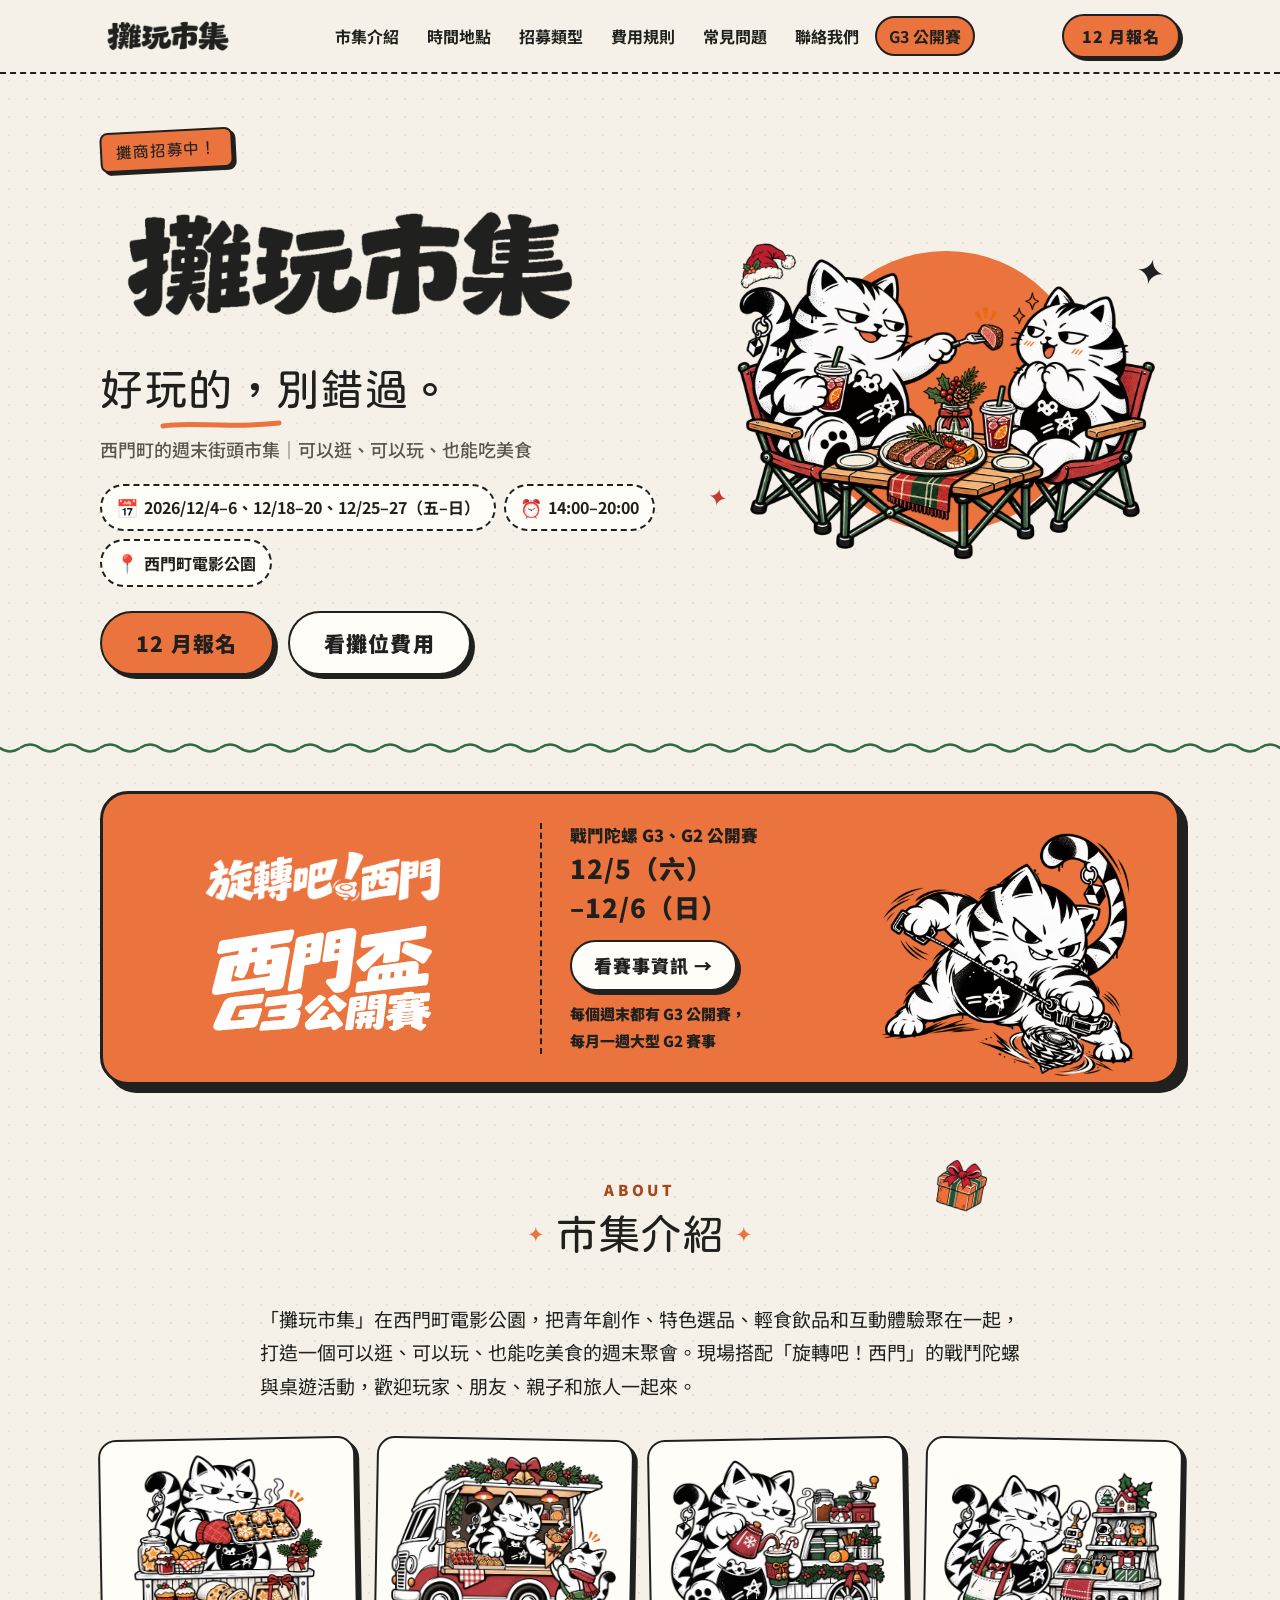
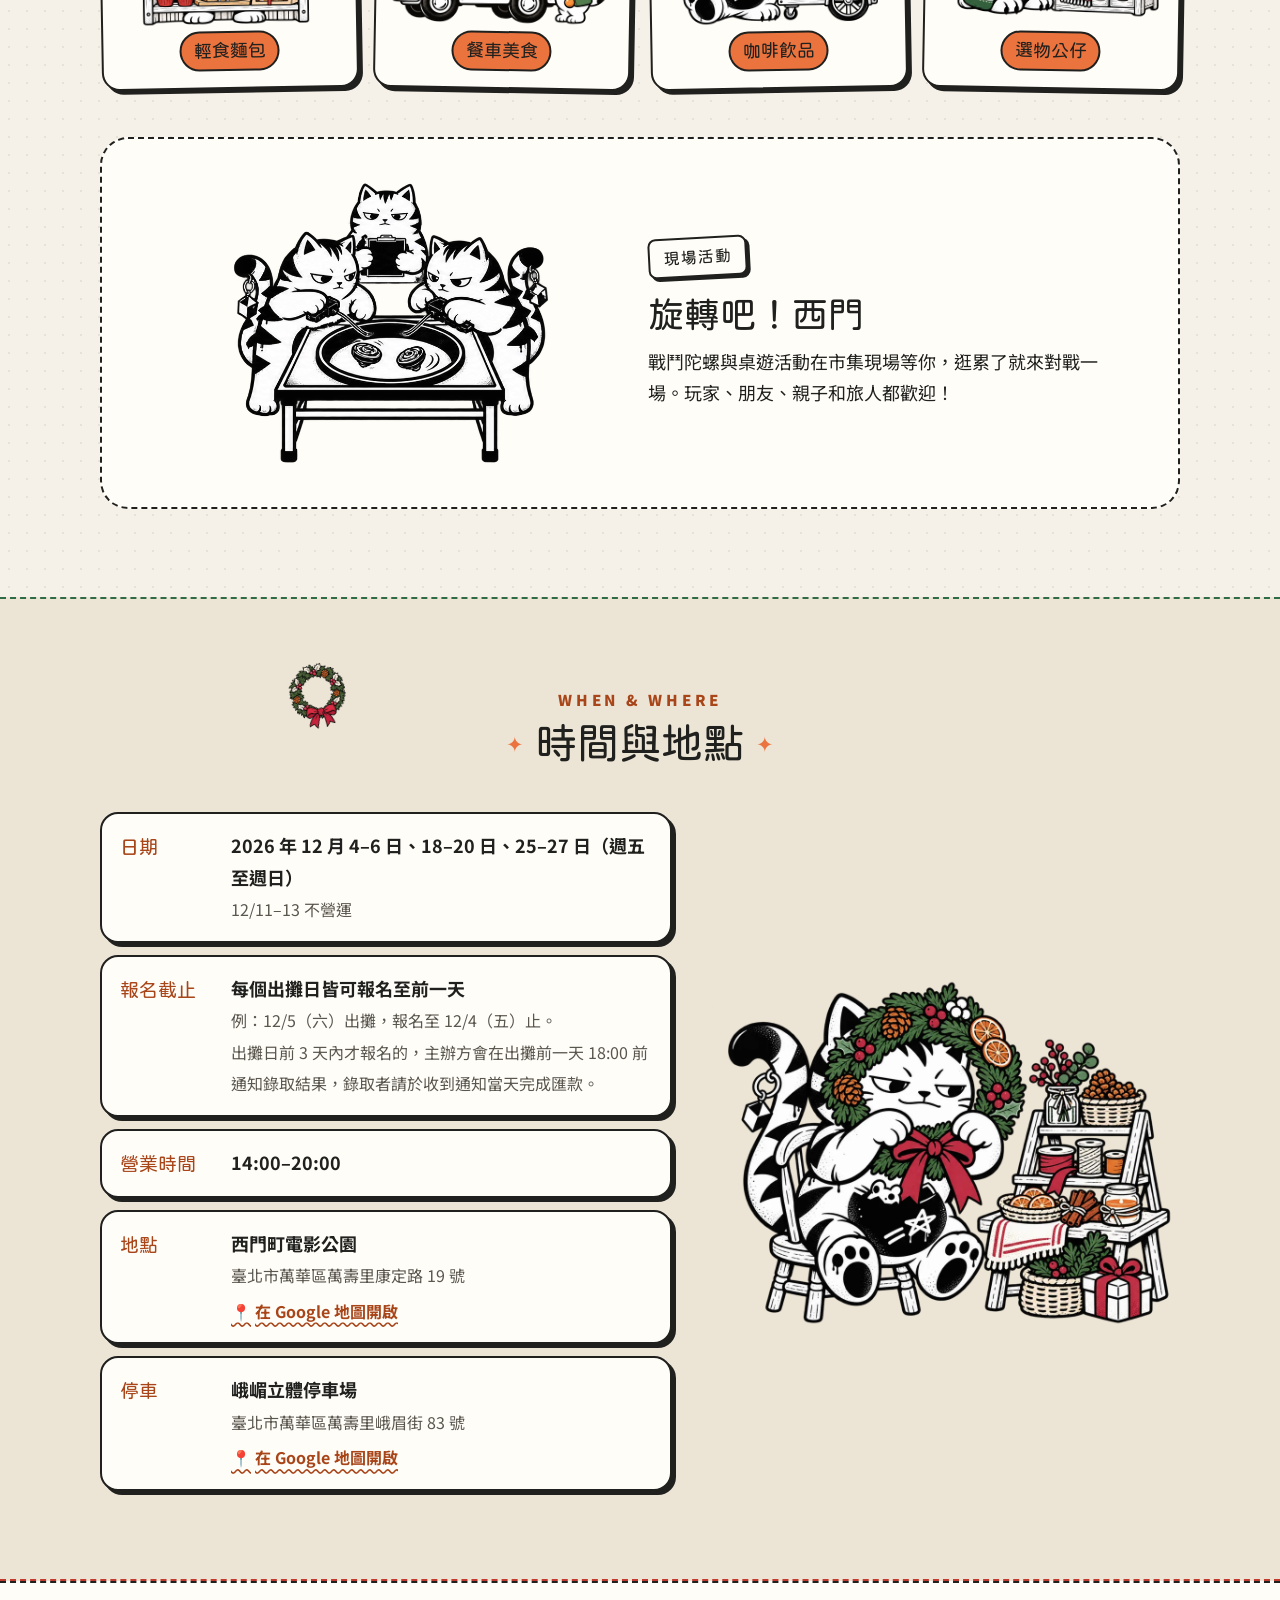
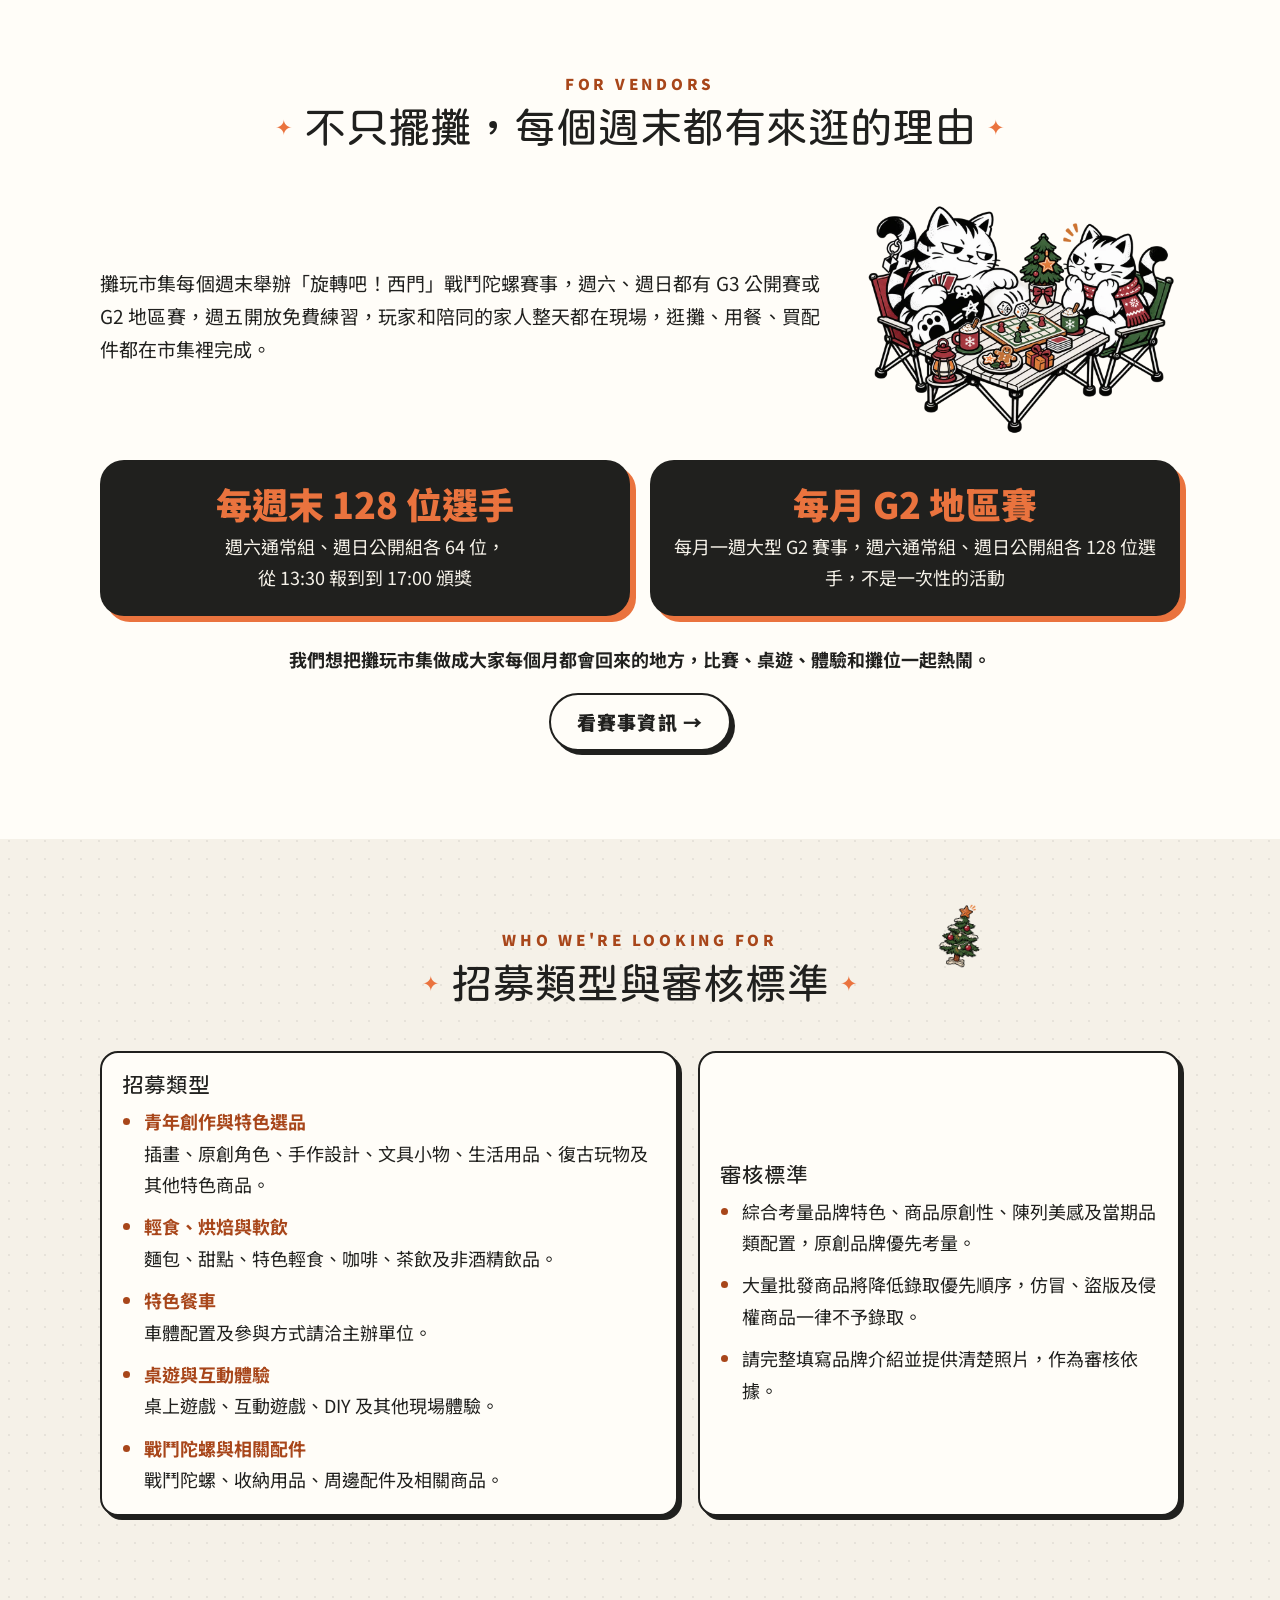
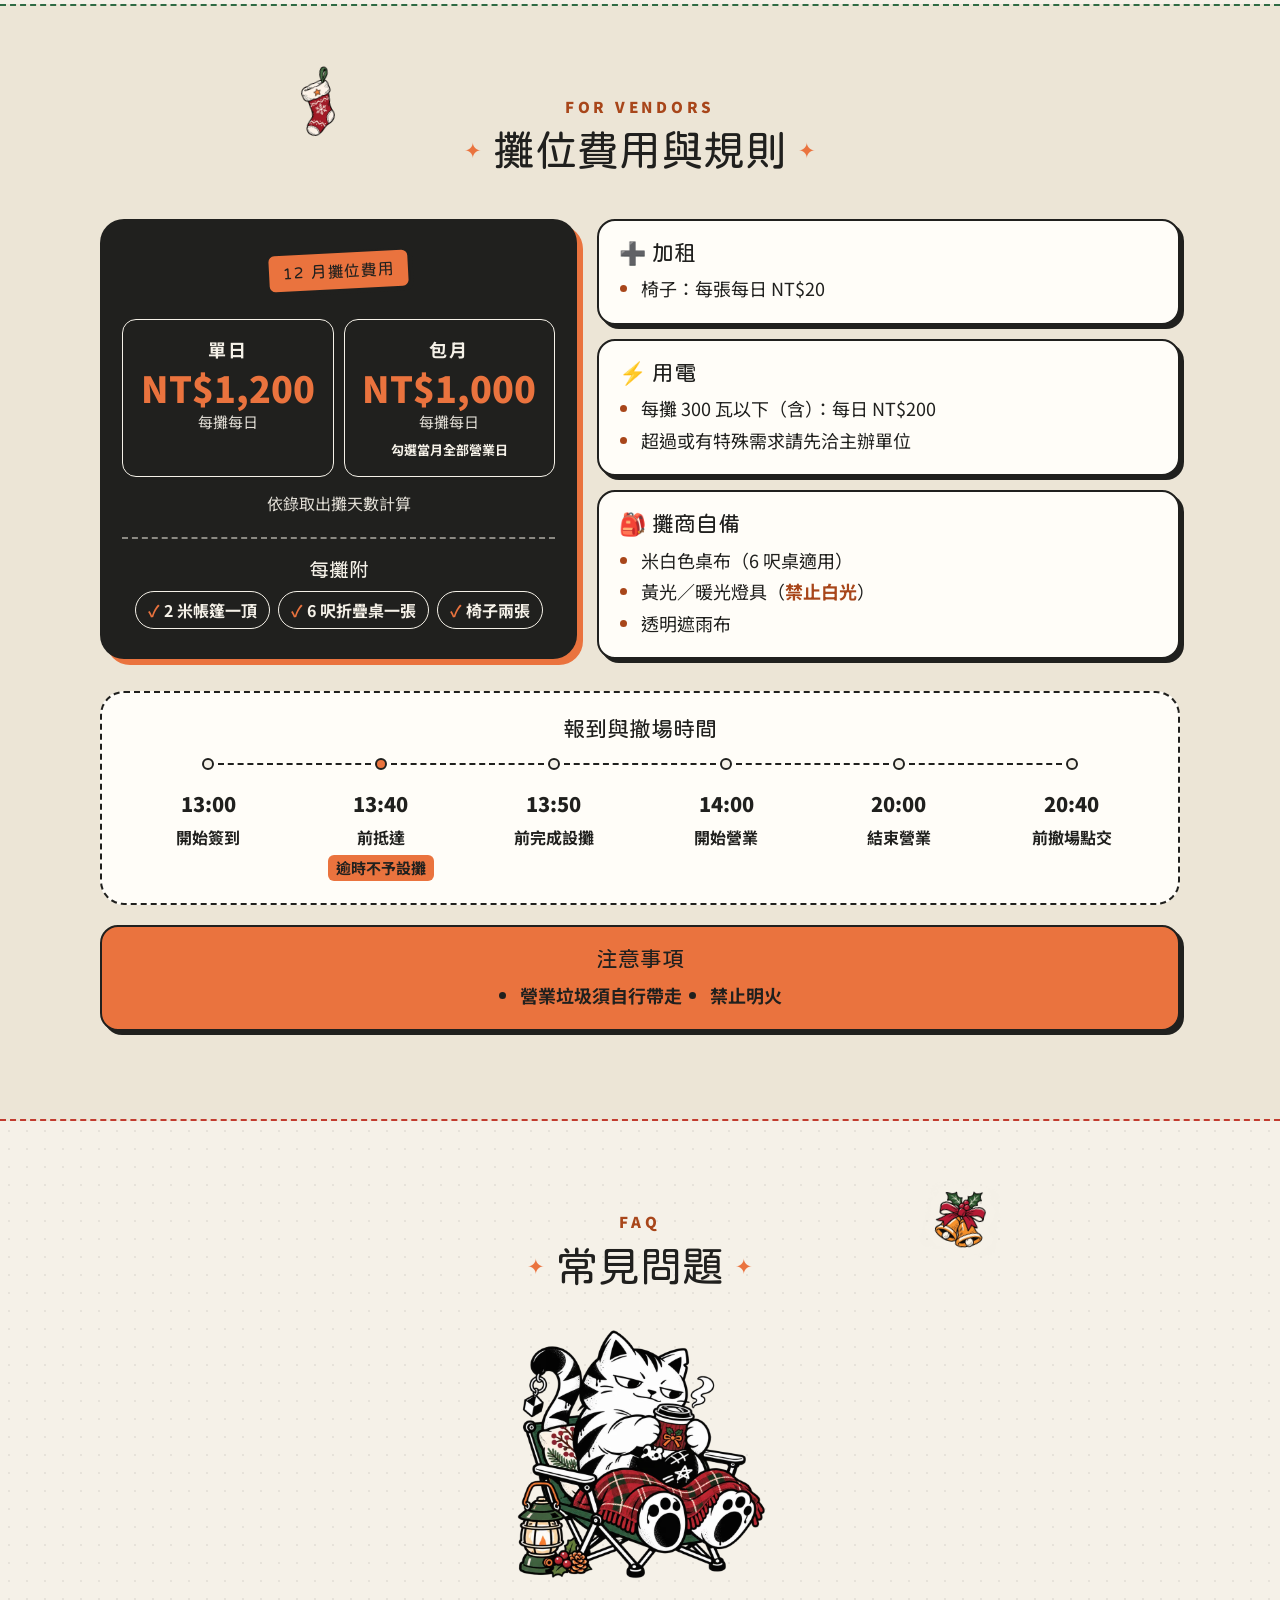
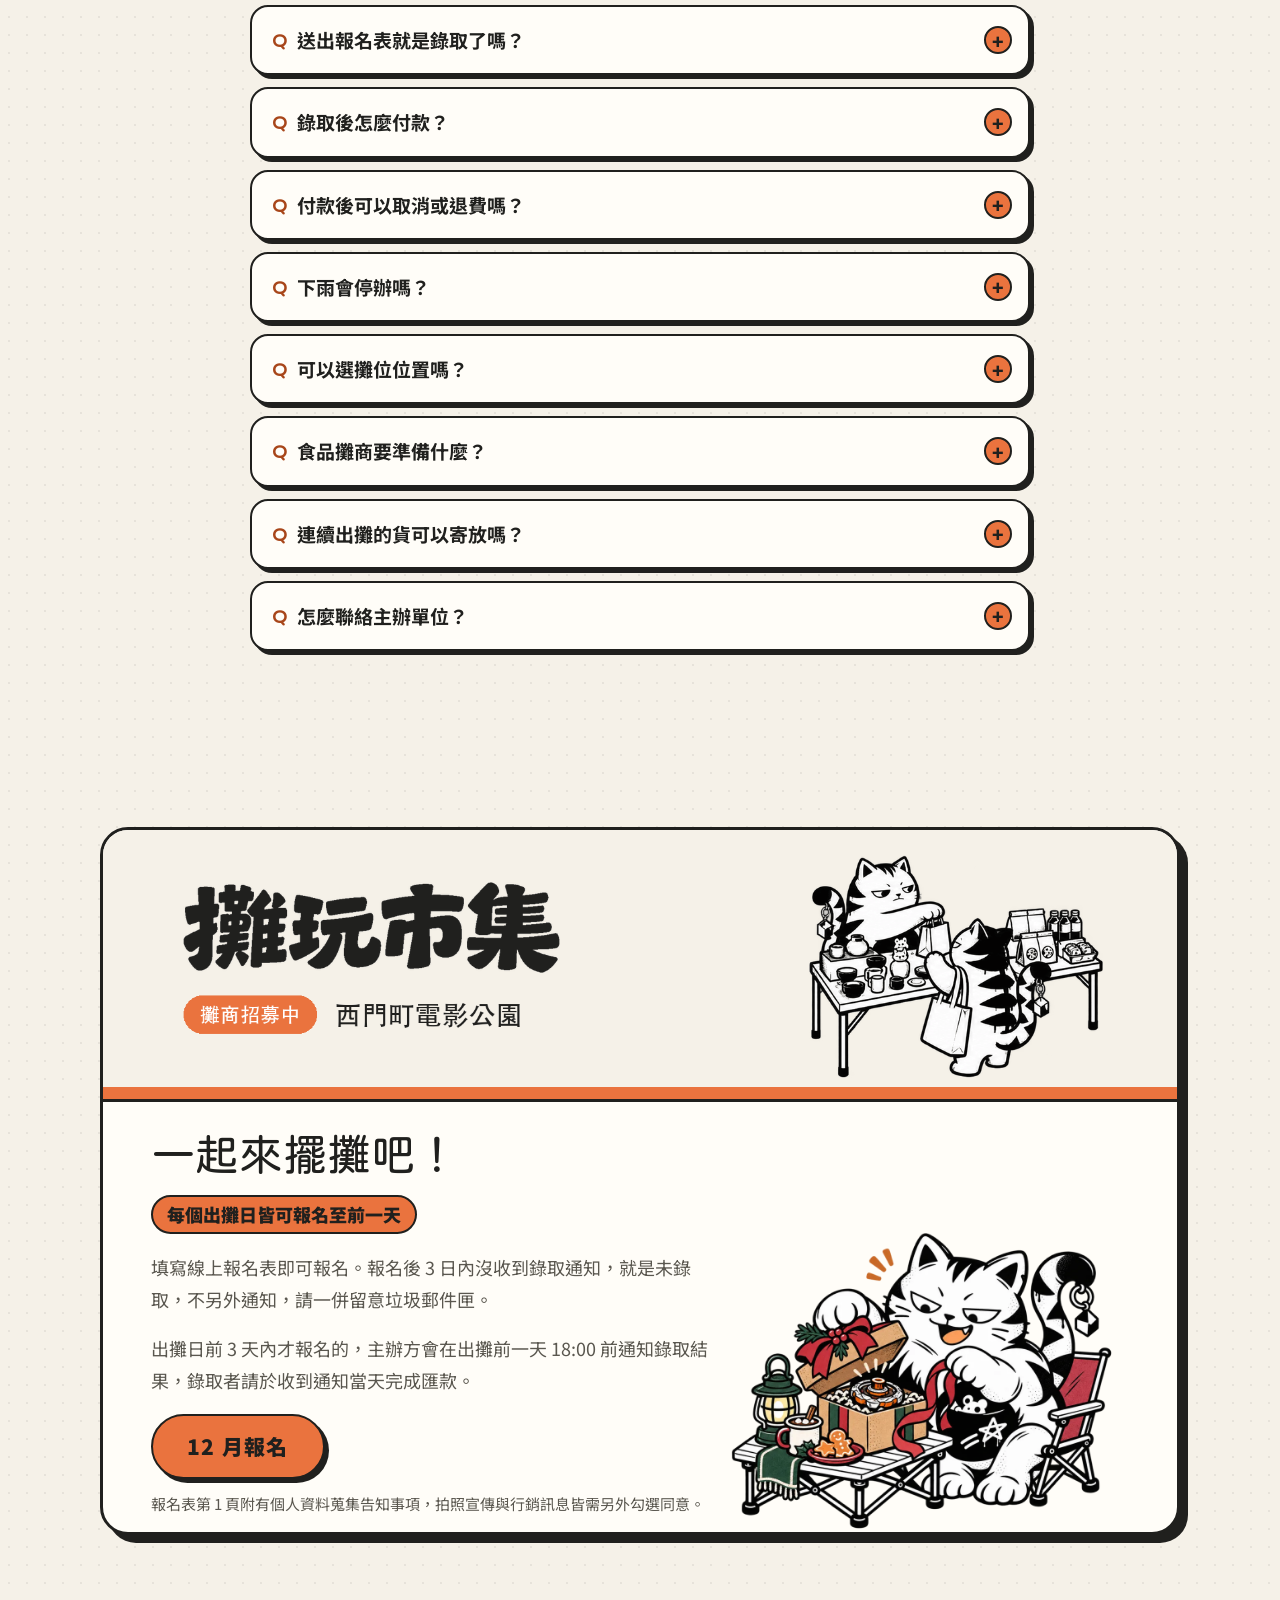
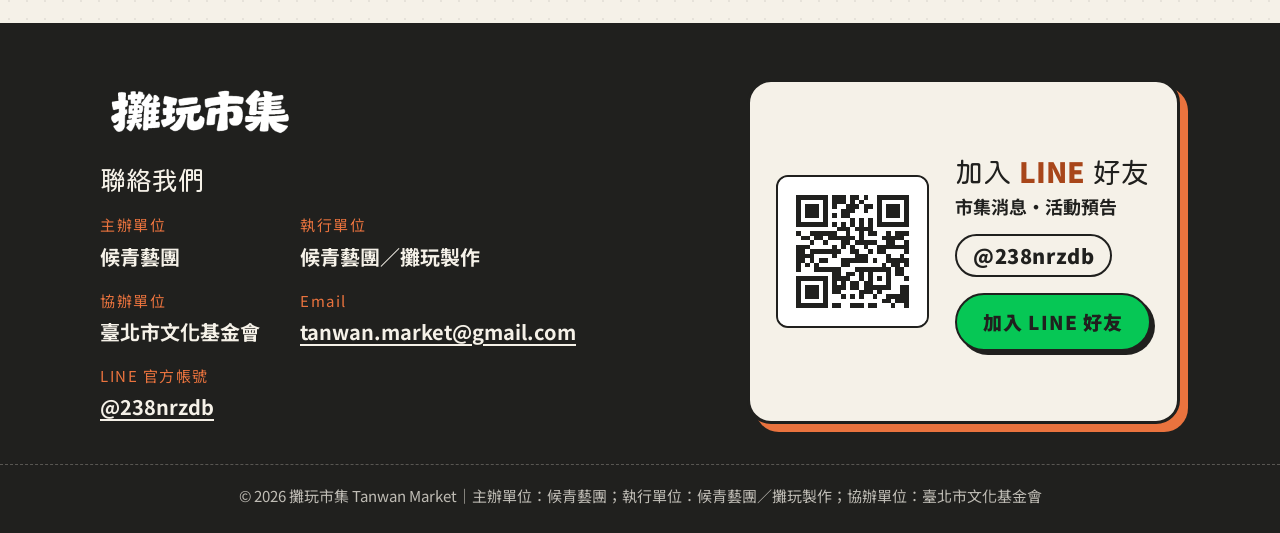
<file: index.html>
<!doctype html>
<html lang="zh-Hant-TW">
<head>
  <meta charset="utf-8">
  <meta name="viewport" content="width=device-width, initial-scale=1">

  <!-- ✏️ 改日期時：title、description、og:description、twitter:description 一起改 -->
  <title>攤玩市集｜西門町電影公園 12 月週末街頭市集・攤商招募中</title>
  <meta name="description" content="攤玩市集在西門町電影公園，集合青年創作、特色選品、輕食飲品與戰鬥陀螺互動體驗。2026/12/4–6、12/18–20、12/25–27（週五至週日）14:00–20:00，攤商招募中，立即線上報名！">
  <meta name="theme-color" content="#F5F1E8">
  <link rel="canonical" href="https://tanwanmarket.com/">

  <!-- Open Graph（分享到 LINE / Facebook 時顯示）：og:image 必須是完整網址 -->
  <meta property="og:type" content="website">
  <meta property="og:locale" content="zh_TW">
  <meta property="og:site_name" content="攤玩市集">
  <meta property="og:title" content="攤玩市集｜西門町週末街頭市集・攤商招募中">
  <meta property="og:description" content="2026/12/4–6、12/18–20、12/25–27 西門町電影公園｜青年創作、特色選品、輕食飲品，還有「旋轉吧！西門」戰鬥陀螺。攤商招募中，立即報名！">
  <meta property="og:url" content="https://tanwanmarket.com/">
  <meta property="og:image" content="https://tanwanmarket.com/assets/og-image.png">
  <meta property="og:image:width" content="1200">
  <meta property="og:image:height" content="630">
  <meta property="og:image:alt" content="攤玩市集字標與攤玩貓">
  <meta name="twitter:card" content="summary_large_image">
  <meta name="twitter:title" content="攤玩市集｜西門町週末街頭市集・攤商招募中">
  <meta name="twitter:description" content="2026/12/4–6、12/18–20、12/25–27 西門町電影公園｜攤商招募中，立即報名！">
  <meta name="twitter:image" content="https://tanwanmarket.com/assets/og-image.png">

  <link rel="icon" type="image/png" href="assets/favicon.png">
  <link rel="apple-touch-icon" href="assets/favicon.png">

  <link rel="preconnect" href="https://fonts.googleapis.com">
  <link rel="preconnect" href="https://fonts.gstatic.com" crossorigin>
  <link href="https://fonts.googleapis.com/css2?family=Huninn&family=Noto+Sans+TC:wght@400;500;700;900&display=swap" rel="stylesheet">
  <link rel="stylesheet" href="styles.css">
  <script src="scroll-top.js"></script>
</head>
<body class="xmas">
  <a class="skip-link" href="#main">跳到主要內容</a>

  <header class="site-header">
    <div class="container header-inner">
      <a class="header-logo" href="#top" aria-label="攤玩市集 回到頁首">
        <img src="assets/logo-black.png" alt="攤玩市集" width="1200" height="391">
      </a>
      <nav class="header-nav" aria-label="主選單">
        <ul>
          <li><a href="#about">市集介紹</a></li>
          <li><a href="#info">時間地點</a></li>
          <li><a href="#recruit">招募類型</a></li>
          <li><a href="#fees">費用規則</a></li>
          <li><a href="#faq">常見問題</a></li>
          <li><a href="#contact">聯絡我們</a></li>
          <li class="nav-cup"><a href="cup/">G3 公開賽</a></li>
        </ul>
      </nav>
      <a class="btn btn-sm" href="https://forms.gle/8Fhi1L7nHp1qh5zT6" target="_blank" rel="noopener">12 月報名<span class="sr-only">（另開新分頁）</span></a>
    </div>
  </header>

  <main id="main">

    <!-- ===================== 1. 主視覺 ===================== -->
    <section class="hero" id="top">
      <div class="container hero-inner">
        <div class="hero-text">
          <p class="sticker sticker-orange">攤商招募中！</p>
          <h1 class="hero-title">
            <img src="assets/logo-black.png" alt="攤玩市集" width="1200" height="391" fetchpriority="high">
          </h1>
          <p class="hero-tagline">好玩的，別錯過。</p>
          <p class="hero-sub">西門町的週末街頭市集｜可以逛、可以玩、也能吃美食</p>

          <!-- ✏️ 日期地點（主視覺）：改日期時記得這裡也要改 -->
          <ul class="hero-facts">
            <li><span class="fact-icon" aria-hidden="true">📅</span><span><span class="nobr">2026/12/4–6、</span><span class="nobr">12/18–20、</span><span class="nobr">12/25–27（五–日）</span></span></li>
            <li><span class="fact-icon" aria-hidden="true">⏰</span>14:00–20:00</li>
            <li><span class="fact-icon" aria-hidden="true">📍</span>西門町電影公園</li>
          </ul>

          <div class="hero-actions">
            <a class="btn btn-lg" href="https://forms.gle/8Fhi1L7nHp1qh5zT6" target="_blank" rel="noopener">12 月報名<span class="sr-only">（另開新分頁）</span></a>
            <a class="btn btn-ghost btn-lg" href="#fees">看攤位費用</a>
          </div>
        </div>
        <div class="hero-art">
          <img src="assets/xmas/cat-xmas-camp-dinner.webp" alt="兩隻攤玩貓在露營桌旁吃聖誕晚餐" width="1200" height="900" fetchpriority="high">
          <img class="xmas-deco xmas-deco-hero" src="assets/xmas/deco-hat.webp" alt="" aria-hidden="true" width="360" height="360">
          <span class="hero-burst" aria-hidden="true">✦</span>
          <span class="hero-burst hero-burst-2" aria-hidden="true">✦</span>
        </div>
      </div>
    </section>

    <!-- ===================== 西門盃橫幅（連到 /cup/） ===================== -->
    <section class="cup-promo" aria-label="西門盃 G3 公開賽">
      <div class="container">
        <a class="cup-promo-card" href="cup/">
          <div class="cup-promo-text">
            <p class="cup-promo-title">
              <img class="cup-promo-event" src="assets/cup/spin-ximen-white.webp" alt="旋轉吧！西門" width="1200" height="346" loading="lazy">
              <picture>
                <source srcset="assets/cup/ximen-cup-g3-white.svg" type="image/svg+xml">
                <img src="assets/cup/ximen-cup-g3-white.webp" alt="西門盃 G3 公開賽" width="1200" height="400" loading="lazy">
              </picture>
            </p>
            <div class="cup-promo-info">
              <p class="cup-promo-meta"><span>戰鬥陀螺 G3、G2 公開賽</span><span class="cup-promo-date"><span class="nobr">12/5（六）</span><span class="nobr">–12/6（日）</span></span></p>
              <span class="cup-promo-cta">看賽事資訊 →</span>
              <p class="cup-promo-monthly"><span class="nobr">每個週末都有 G3 公開賽，</span><span class="nobr">每月一週大型 G2 賽事</span></p>
            </div>
          </div>
          <img class="cup-promo-cat" src="assets/cup/cat-low-launch.webp" alt="" width="800" height="800" loading="lazy">
        </a>
      </div>
    </section>

    <!-- ===================== 2. 市集介紹 ===================== -->
    <section class="section" id="about" aria-labelledby="about-title">
      <div class="container">
        <header class="section-head">
          <p class="eyebrow">ABOUT</p>
          <h2 id="about-title">市集介紹</h2>
          <img class="xmas-deco xmas-deco-right" src="assets/xmas/deco-gift.webp" alt="" aria-hidden="true" width="360" height="360" loading="lazy">
        </header>
        <p class="lead">
          「攤玩市集」在西門町電影公園，把青年創作、特色選品、輕食飲品和互動體驗聚在一起，打造一個可以逛、可以玩、也能吃美食的週末聚會。現場搭配「旋轉吧！西門」的戰鬥陀螺與桌遊活動，歡迎玩家、朋友、親子和旅人一起來。
        </p>

        <ul class="vendor-grid">
          <li class="vendor-card">
            <img src="assets/xmas/cat-xmas-cookies.webp" alt="攤玩貓端出剛出爐的雪花餅乾" width="1000" height="750" loading="lazy">
            <span class="vendor-label">輕食麵包</span>
          </li>
          <li class="vendor-card">
            <img src="assets/xmas/cat-xmas-foodtruck.webp" alt="攤玩貓開著聖誕餐車賣美食" width="1000" height="750" loading="lazy">
            <span class="vendor-label">餐車美食</span>
          </li>
          <li class="vendor-card">
            <img src="assets/xmas/cat-xmas-cocoa.webp" alt="攤玩貓在熱可可攤倒熱可可" width="1000" height="750" loading="lazy">
            <span class="vendor-label">咖啡飲品</span>
          </li>
          <li class="vendor-card">
            <img src="assets/xmas/cat-xmas-gift-shop.webp" alt="攤玩貓在交換禮物選物攤挑禮物" width="1000" height="750" loading="lazy">
            <span class="vendor-label">選物公仔</span>
          </li>
        </ul>

        <div class="feature">
          <div class="feature-art">
            <img src="assets/scene-beyblade.png" alt="三隻攤玩貓圍著對戰盤比賽戰鬥陀螺" width="659" height="590" loading="lazy">
          </div>
          <div class="feature-text">
            <p class="sticker">現場活動</p>
            <h3>旋轉吧！西門</h3>
            <p>戰鬥陀螺與桌遊活動在市集現場等你，逛累了就來對戰一場。玩家、朋友、親子和旅人都歡迎！</p>
          </div>
        </div>
      </div>
    </section>

    <!-- ===================== 3. 時間與地點 ===================== -->
    <!-- ✏️ 日期、營業時間、地點：改這一段 -->
    <section class="section section-alt" id="info" aria-labelledby="info-title">
      <div class="container">
        <header class="section-head">
          <p class="eyebrow">WHEN &amp; WHERE</p>
          <h2 id="info-title">時間與地點</h2>
          <img class="xmas-deco xmas-deco-left" src="assets/xmas/deco-wreath.webp" alt="" aria-hidden="true" width="360" height="360" loading="lazy">
        </header>

        <div class="info-layout">
          <dl class="info-list">
            <div class="info-item">
              <dt>日期</dt>
              <dd>2026 年 12 月 4–6 日、18–20 日、25–27 日（週五至週日）<br><span class="muted">12/11–13 不營運</span></dd>
            </div>
            <div class="info-item">
              <dt>報名截止</dt>
              <dd>每個出攤日皆可報名至前一天<br><span class="muted">例：12/5（六）出攤，報名至 12/4（五）止。<br>出攤日前 3 天內才報名的，主辦方會在出攤前一天 18:00 前通知錄取結果，錄取者請於收到通知當天完成匯款。</span></dd>
            </div>
            <div class="info-item">
              <dt>營業時間</dt>
              <dd>14:00–20:00</dd>
            </div>
            <div class="info-item">
              <dt>地點</dt>
              <dd>
                西門町電影公園<br>
                <span class="muted">臺北市萬華區萬壽里康定路 19 號</span><br>
                <a class="map-link" href="https://www.google.com/maps/search/?api=1&amp;query=%E8%87%BA%E5%8C%97%E5%B8%82%E8%90%AC%E8%8F%AF%E5%8D%80%E5%BA%B7%E5%AE%9A%E8%B7%AF19%E8%99%9F%20%E8%A5%BF%E9%96%80%E7%94%BA%E9%9B%BB%E5%BD%B1%E5%85%AC%E5%9C%92" target="_blank" rel="noopener">在 Google 地圖開啟<span class="sr-only">（另開新分頁）</span></a>
              </dd>
            </div>
            <div class="info-item">
              <dt>停車</dt>
              <dd>
                峨嵋立體停車場<br>
                <span class="muted">臺北市萬華區萬壽里峨眉街 83 號</span><br>
                <a class="map-link" href="https://www.google.com/maps/search/?api=1&amp;query=%E8%87%BA%E5%8C%97%E5%B8%82%E8%90%AC%E8%8F%AF%E5%8D%80%E5%B3%A8%E7%9C%89%E8%A1%9783%E8%99%9F%20%E5%B3%A8%E5%B5%8B%E7%AB%8B%E9%AB%94%E5%81%9C%E8%BB%8A%E5%A0%B4" target="_blank" rel="noopener">在 Google 地圖開啟<span class="sr-only">（另開新分頁）</span></a>
              </dd>
            </div>
          </dl>
          <div class="info-art">
            <img src="assets/xmas/cat-xmas-wreath.webp" alt="攤玩貓在攤位上手作聖誕花圈" width="1000" height="750" loading="lazy">
          </div>
        </div>
      </div>
    </section>

    <!-- ===================== 給攤商：每個週末都有來逛的理由 ===================== -->
    <section class="section vendors-why" id="vendors-why" aria-labelledby="vendors-why-title">
      <div class="container">
        <header class="section-head">
          <p class="eyebrow">FOR VENDORS</p>
          <h2 id="vendors-why-title"><span class="nobr">不只擺攤，</span><span class="nobr">每個週末都有來逛的理由</span></h2>
        </header>

        <div class="vendors-why-intro">
          <p class="lead">攤玩市集每個週末舉辦「旋轉吧！西門」戰鬥陀螺賽事，週六、週日都有 G3 公開賽或 G2 地區賽，週五開放免費練習，玩家和陪同的家人整天都在現場，逛攤、用餐、買配件都在市集裡完成。</p>
          <img class="vendors-why-cat" src="assets/xmas/cat-xmas-boardgame.webp" alt="" width="1000" height="750" loading="lazy">
        </div>

        <ul class="vendors-why-cards">
          <li class="vendors-why-card">
            <strong>每週末 128 位選手</strong>
            <span>週六通常組、週日公開組各 64 位，<span class="nobr">從 13:30 報到到 17:00 頒獎</span></span>
          </li>
          <li class="vendors-why-card">
            <strong>每月 G2 地區賽</strong>
            <span>每月一週大型 G2 賽事，週六通常組、週日公開組各 128 位選手，<span class="nobr">不是一次性的活動</span></span>
          </li>
        </ul>

        <div class="vendors-why-outro">
          <p><span class="nobr">我們想把攤玩市集做成大家</span><span class="nobr">每個月都會回來的地方，</span><span class="nobr">比賽、桌遊、體驗和攤位一起熱鬧。</span></p>
          <a class="btn btn-ghost" href="cup/">看賽事資訊 →</a>
        </div>
      </div>
    </section>

    <!-- ===================== 4. 招募類型與審核標準 ===================== -->
    <section class="section" id="recruit" aria-labelledby="recruit-title">
      <div class="container">
        <header class="section-head">
          <p class="eyebrow">WHO WE'RE LOOKING FOR</p>
          <h2 id="recruit-title">招募類型與審核標準</h2>
          <img class="xmas-deco xmas-deco-right" src="assets/xmas/deco-tree.webp" alt="" aria-hidden="true" width="360" height="360" loading="lazy">
        </header>

        <div class="recruit-layout">
          <article class="rule-card recruit-card">
            <h3>招募類型</h3>
            <ul class="recruit-list">
              <li><strong>青年創作與特色選品</strong>插畫、原創角色、手作設計、文具小物、生活用品、復古玩物及其他特色商品。</li>
              <li><strong>輕食、烘焙與軟飲</strong>麵包、甜點、特色輕食、咖啡、茶飲及非酒精飲品。</li>
              <li><strong>特色餐車</strong>車體配置及參與方式請洽主辦單位。</li>
              <li><strong>桌遊與互動體驗</strong>桌上遊戲、互動遊戲、DIY 及其他現場體驗。</li>
              <li><strong>戰鬥陀螺與相關配件</strong>戰鬥陀螺、收納用品、周邊配件及相關商品。</li>
            </ul>
          </article>
          <article class="rule-card recruit-card">
            <h3>審核標準</h3>
            <ul>
              <li>綜合考量品牌特色、商品原創性、陳列美感及當期品類配置，原創品牌優先考量。</li>
              <li>大量批發商品將降低錄取優先順序，仿冒、盜版及侵權商品一律不予錄取。</li>
              <li>請完整填寫品牌介紹並提供清楚照片，作為審核依據。</li>
            </ul>
          </article>
        </div>
      </div>
    </section>

    <!-- ===================== 5. 攤位費用與規則 ===================== -->
    <!-- ✏️ 攤位費用：改這一段（單日／包月價格） -->
    <section class="section section-alt" id="fees" aria-labelledby="fees-title">
      <div class="container">
        <header class="section-head">
          <p class="eyebrow">FOR VENDORS</p>
          <h2 id="fees-title">攤位費用與規則</h2>
          <img class="xmas-deco xmas-deco-left" src="assets/xmas/deco-stocking.webp" alt="" aria-hidden="true" width="360" height="360" loading="lazy">
        </header>

        <div class="fee-layout">
          <div class="price-card">
            <p class="sticker sticker-orange">12 月攤位費用</p>
            <ul class="price-next-list price-plans">
              <li><span class="price-next-plan">單日</span><span class="price-next-amount">NT$1,200</span><span class="price-next-unit">每攤每日</span></li>
              <li><span class="price-next-plan">包月</span><span class="price-next-amount">NT$1,000</span><span class="price-next-unit">每攤每日</span><span class="price-next-cond">勾選當月全部營業日</span></li>
            </ul>
            <p class="price-note">依錄取出攤天數計算</p>
            <div class="price-included">
              <h3>每攤附</h3>
              <ul class="check-list">
                <li>2 米帳篷一頂</li>
                <li>6 呎折疊桌一張</li>
                <li>椅子兩張</li>
              </ul>
            </div>
          </div>

          <div class="rule-cards">
            <article class="rule-card">
              <h3><span aria-hidden="true">➕</span> 加租</h3>
              <ul>
                <li>椅子：每張每日 NT$20</li>
              </ul>
            </article>
            <article class="rule-card">
              <h3><span aria-hidden="true">⚡</span> 用電</h3>
              <ul>
                <li>每攤 300 瓦以下（含）：每日 NT$200</li>
                <li>超過或有特殊需求請先洽主辦單位</li>
              </ul>
            </article>
            <article class="rule-card">
              <h3><span aria-hidden="true">🎒</span> 攤商自備</h3>
              <ul>
                <li>米白色桌布（6 呎桌適用）</li>
                <li>黃光／暖光燈具（<strong>禁止白光</strong>）</li>
                <li>透明遮雨布</li>
              </ul>
            </article>
          </div>
        </div>

        <div class="schedule">
          <h3>報到與撤場時間</h3>
          <ol class="timeline">
            <li><time>13:00</time><span>開始簽到</span></li>
            <li class="is-key"><time>13:40</time><span>前抵達<small>逾時不予設攤</small></span></li>
            <li><time>13:50</time><span>前完成設攤</span></li>
            <li><time>14:00</time><span>開始營業</span></li>
            <li><time>20:00</time><span>結束營業</span></li>
            <li><time>20:40</time><span>前撤場點交</span></li>
          </ol>
        </div>

        <div class="notice">
          <h3>注意事項</h3>
          <ul>
            <li>營業垃圾須自行帶走</li>
            <li>禁止明火</li>
          </ul>
        </div>
      </div>
    </section>

    <!-- ===================== 6. 常見問題 ===================== -->
    <section class="section" id="faq" aria-labelledby="faq-title">
      <div class="container container-narrow">
        <header class="section-head">
          <p class="eyebrow">FAQ</p>
          <h2 id="faq-title">常見問題</h2>
          <img class="xmas-deco xmas-deco-right" src="assets/xmas/deco-bells.webp" alt="" aria-hidden="true" width="360" height="360" loading="lazy">
        </header>
        <img class="faq-art" src="assets/xmas/cat-xmas-camp-chair.webp" alt="攤玩貓蓋著格紋毯坐在露營椅上喝熱飲" width="1000" height="750" loading="lazy">

        <div class="faq-list">
          <details class="faq">
            <summary>送出報名表就是錄取了嗎？</summary>
            <div class="faq-body"><p>不是。報名後 3 日內沒收到錄取通知，就是未錄取，不另外通知，請一併留意垃圾郵件匣。</p><p>出攤日前 3 天內才報名的，會在出攤前一天 18:00 前通知錄取結果；到時沒收到通知，就是未錄取。</p></div>
          </details>
          <details class="faq">
            <summary>錄取後怎麼付款？</summary>
            <div class="faq-body"><p>收到錄取通知後 3 日內匯款，並填寫匯款回傳單。</p><p>出攤日前 3 天內才報名、在出攤前一天收到錄取通知的，請於收到通知當天完成匯款並填寫匯款回傳單。</p></div>
          </details>
          <details class="faq">
            <summary>付款後可以取消或退費嗎？</summary>
            <div class="faq-body"><p>完成匯款後，個人因素不能取消或退費。改期要在出攤日 15 日前申請，限當月調整一次，需主辦方確認。</p></div>
          </details>
          <details class="faq">
            <summary>下雨會停辦嗎？</summary>
            <div class="faq-body"><p>一般降雨照常舉辦，請自備透明遮雨布。只有臺北市政府宣布停班停課時才停辦，這時可以選擇順延或退費。</p></div>
          </details>
          <details class="faq">
            <summary>可以選攤位位置嗎？</summary>
            <div class="faq-body"><p>不行，攤位由主辦方依品類、動線和用電統一安排。</p></div>
          </details>
          <details class="faq">
            <summary>食品攤商要準備什麼？</summary>
            <div class="faq-body"><p>依法應登錄的業者，要完成食品業者登錄才能營業，報名時請提供登錄資料。</p></div>
          </details>
          <details class="faq">
            <summary>連續出攤的貨可以寄放嗎？</summary>
            <div class="faq-body"><p>當週連續出攤的攤商可以免費使用寄物帳篷，20:00–20:30 寄放，隔日 13:45 前領回；週日不提供寄物。</p></div>
          </details>
          <details class="faq">
            <summary>怎麼聯絡主辦單位？</summary>
            <div class="faq-body"><p>Email：<a href="mailto:tanwan.market@gmail.com">tanwan.market@gmail.com</a>；LINE 官方帳號：<a href="https://line.me/R/ti/p/@238nrzdb" target="_blank" rel="noopener">@238nrzdb<span class="sr-only">（另開新分頁）</span></a></p></div>
          </details>
        </div>
      </div>
    </section>

    <!-- ===================== 7. 報名區塊 ===================== -->
    <section class="section signup" id="signup" aria-labelledby="signup-title">
      <div class="container">
        <div class="signup-card">
          <img class="signup-banner" src="assets/banner.png" alt="攤玩市集 攤商招募中 西門町電影公園" width="1600" height="400" loading="lazy">
          <div class="signup-body">
            <div class="signup-text">
              <h2 id="signup-title">一起來擺攤吧！</h2>
              <!-- ✏️ 報名截止日 -->
              <p class="signup-deadline">每個出攤日皆可報名至前一天</p>
              <p>填寫線上報名表即可報名。報名後 3 日內沒收到錄取通知，就是未錄取，不另外通知，請一併留意垃圾郵件匣。</p>
              <p>出攤日前 3 天內才報名的，主辦方會在出攤前一天 18:00 前通知錄取結果，錄取者請於收到通知當天完成匯款。</p>
              <div class="signup-actions">
                <a class="btn btn-lg" href="https://forms.gle/8Fhi1L7nHp1qh5zT6" target="_blank" rel="noopener">12 月報名<span class="sr-only">（另開新分頁）</span></a>
              </div>
              <p class="signup-privacy">報名表第 1 頁附有個人資料蒐集告知事項，拍照宣傳與行銷訊息皆需另外勾選同意。</p>
            </div>
            <img class="signup-cat" src="assets/xmas/cat-xmas-unwrap.webp" alt="攤玩貓在露營桌上拆開聖誕禮物" width="1000" height="750" loading="lazy">
          </div>
        </div>
      </div>
    </section>

  </main>

  <!-- ===================== 8. 頁尾／聯絡 ===================== -->
  <footer class="site-footer" id="contact" aria-labelledby="contact-title">
    <div class="container footer-inner">
      <div class="footer-info">
        <img class="footer-logo" src="assets/logo-white.png" alt="攤玩市集" width="1200" height="391" loading="lazy">
        <h2 id="contact-title">聯絡我們</h2>
        <ul class="contact-list">
          <li>
            <span class="contact-label">主辦單位</span>
            <span class="contact-value">候青藝團</span>
          </li>
          <li>
            <span class="contact-label">執行單位</span>
            <span class="contact-value">候青藝團／攤玩製作</span>
          </li>
          <li>
            <span class="contact-label">協辦單位</span>
            <span class="contact-value">臺北市文化基金會</span>
          </li>
          <li>
            <span class="contact-label">Email</span>
            <a href="mailto:tanwan.market@gmail.com">tanwan.market@gmail.com</a>
          </li>
          <li>
            <span class="contact-label">LINE 官方帳號</span>
            <a href="https://line.me/R/ti/p/@238nrzdb" target="_blank" rel="noopener">@238nrzdb<span class="sr-only">（另開新分頁）</span></a>
          </li>
        </ul>
      </div>
      <!-- LINE 加好友卡片：QR code 內容為 https://lin.ee/N8RTbE3（assets/line-qr-code.svg）；手機版不顯示 QR code -->
      <div class="line-card">
        <img class="line-card-qr" src="assets/line-qr-code.svg" alt="攤玩市集 LINE 官方帳號加好友 QR code，ID：@238nrzdb" width="168" height="168" loading="lazy">
        <div class="line-card-body">
          <p class="line-card-title">加入 <span>LINE</span> 好友</p>
          <p class="line-card-sub">市集消息・活動預告</p>
          <a class="line-card-id" href="https://line.me/R/ti/p/@238nrzdb" target="_blank" rel="noopener">@238nrzdb<span class="sr-only">（另開新分頁）</span></a>
          <a class="btn btn-line" href="https://line.me/R/ti/p/@238nrzdb" target="_blank" rel="noopener">加入 LINE 好友<span class="sr-only">（另開新分頁）</span></a>
        </div>
      </div>
    </div>
    <p class="copyright"><span class="nobr">© 2026 攤玩市集 Tanwan Market</span>｜<span class="nobr">主辦單位：候青藝團；</span><span class="nobr">執行單位：候青藝團／攤玩製作；</span><span class="nobr">協辦單位：臺北市文化基金會</span></p>
  </footer>
</body>
</html>
</file>
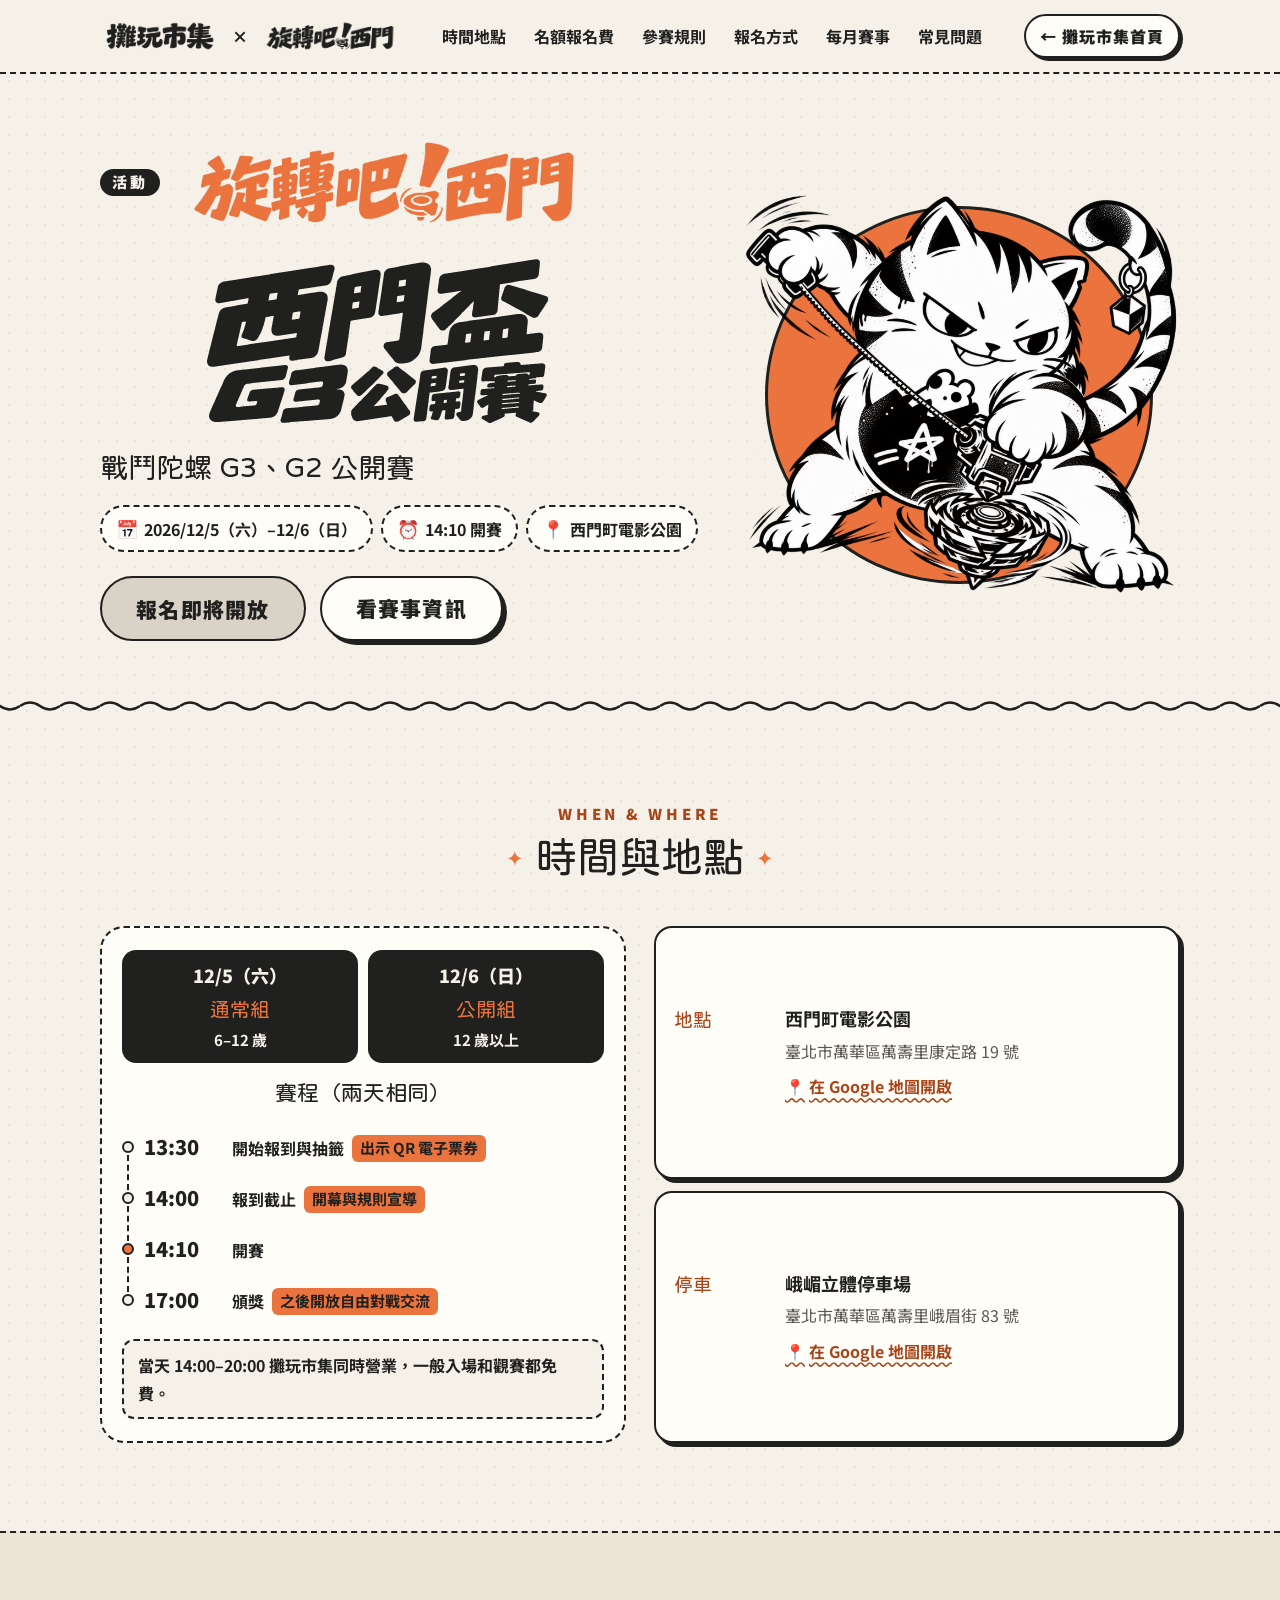
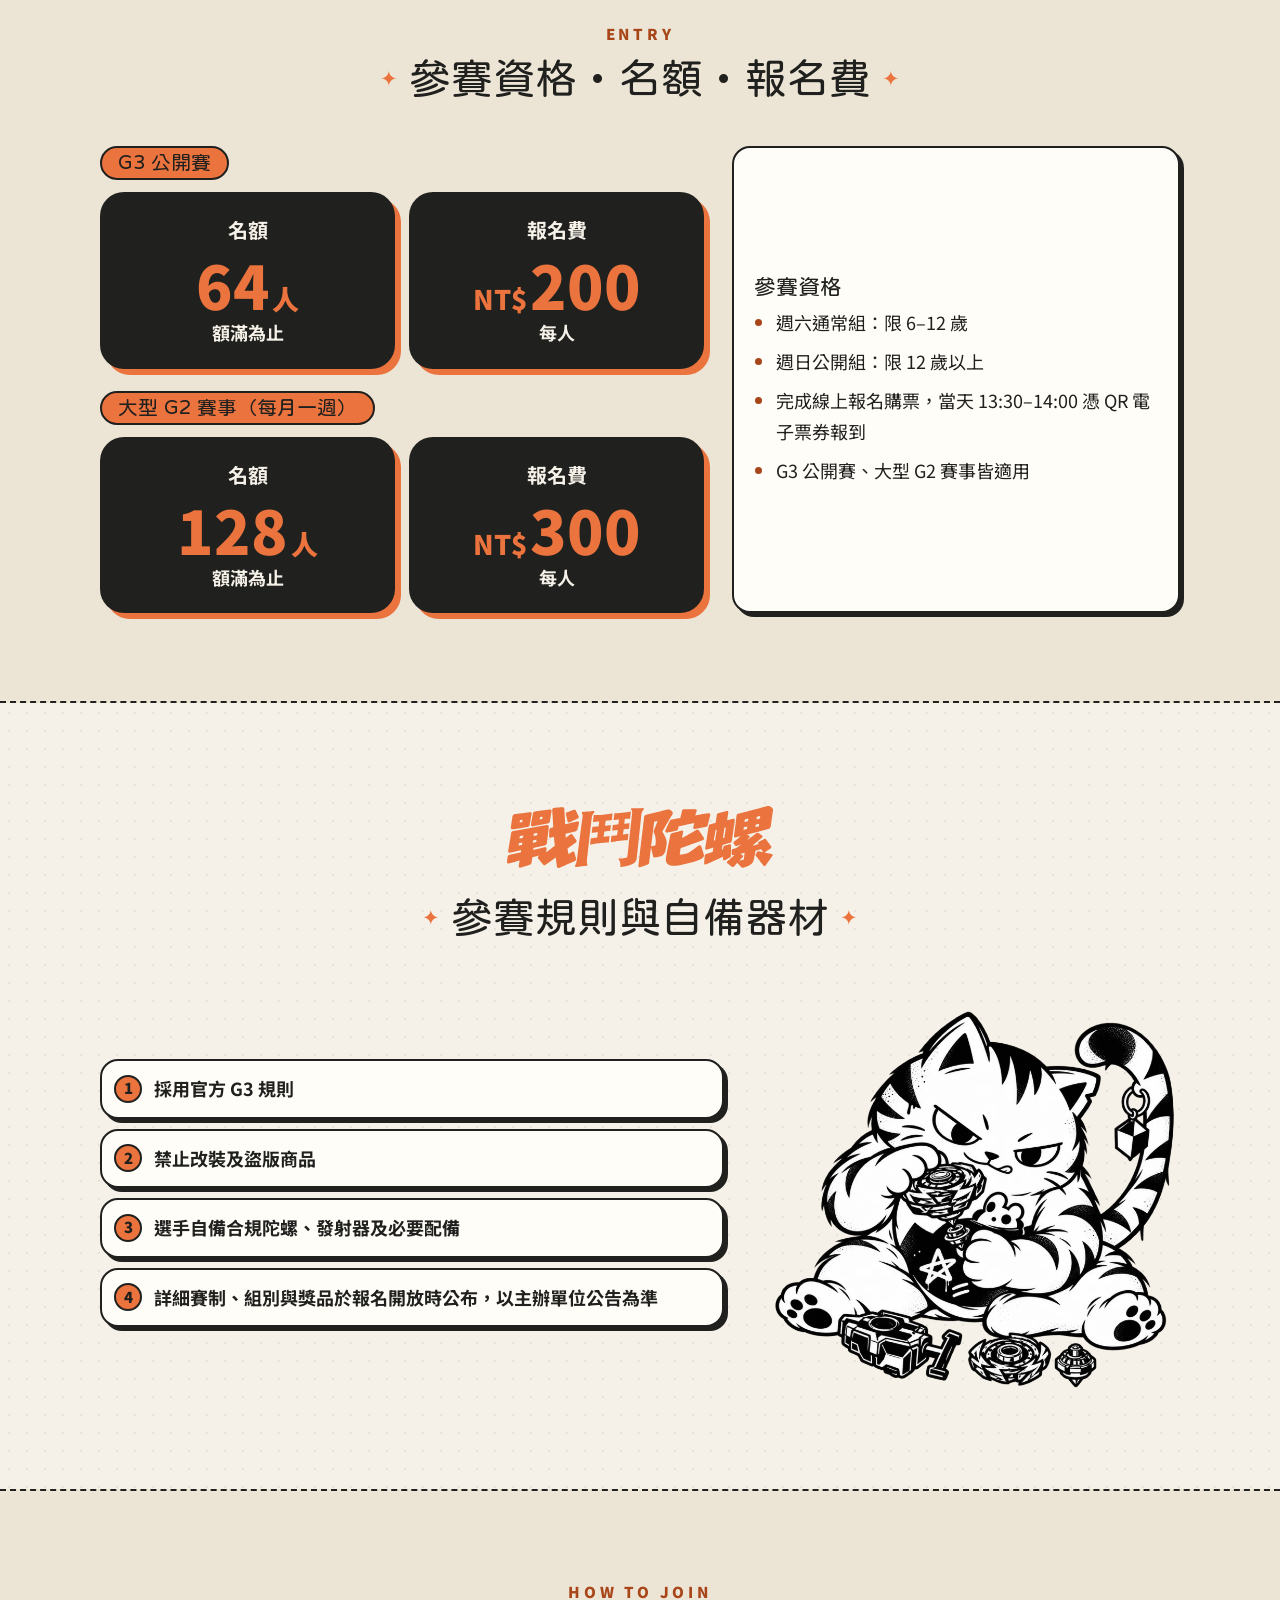
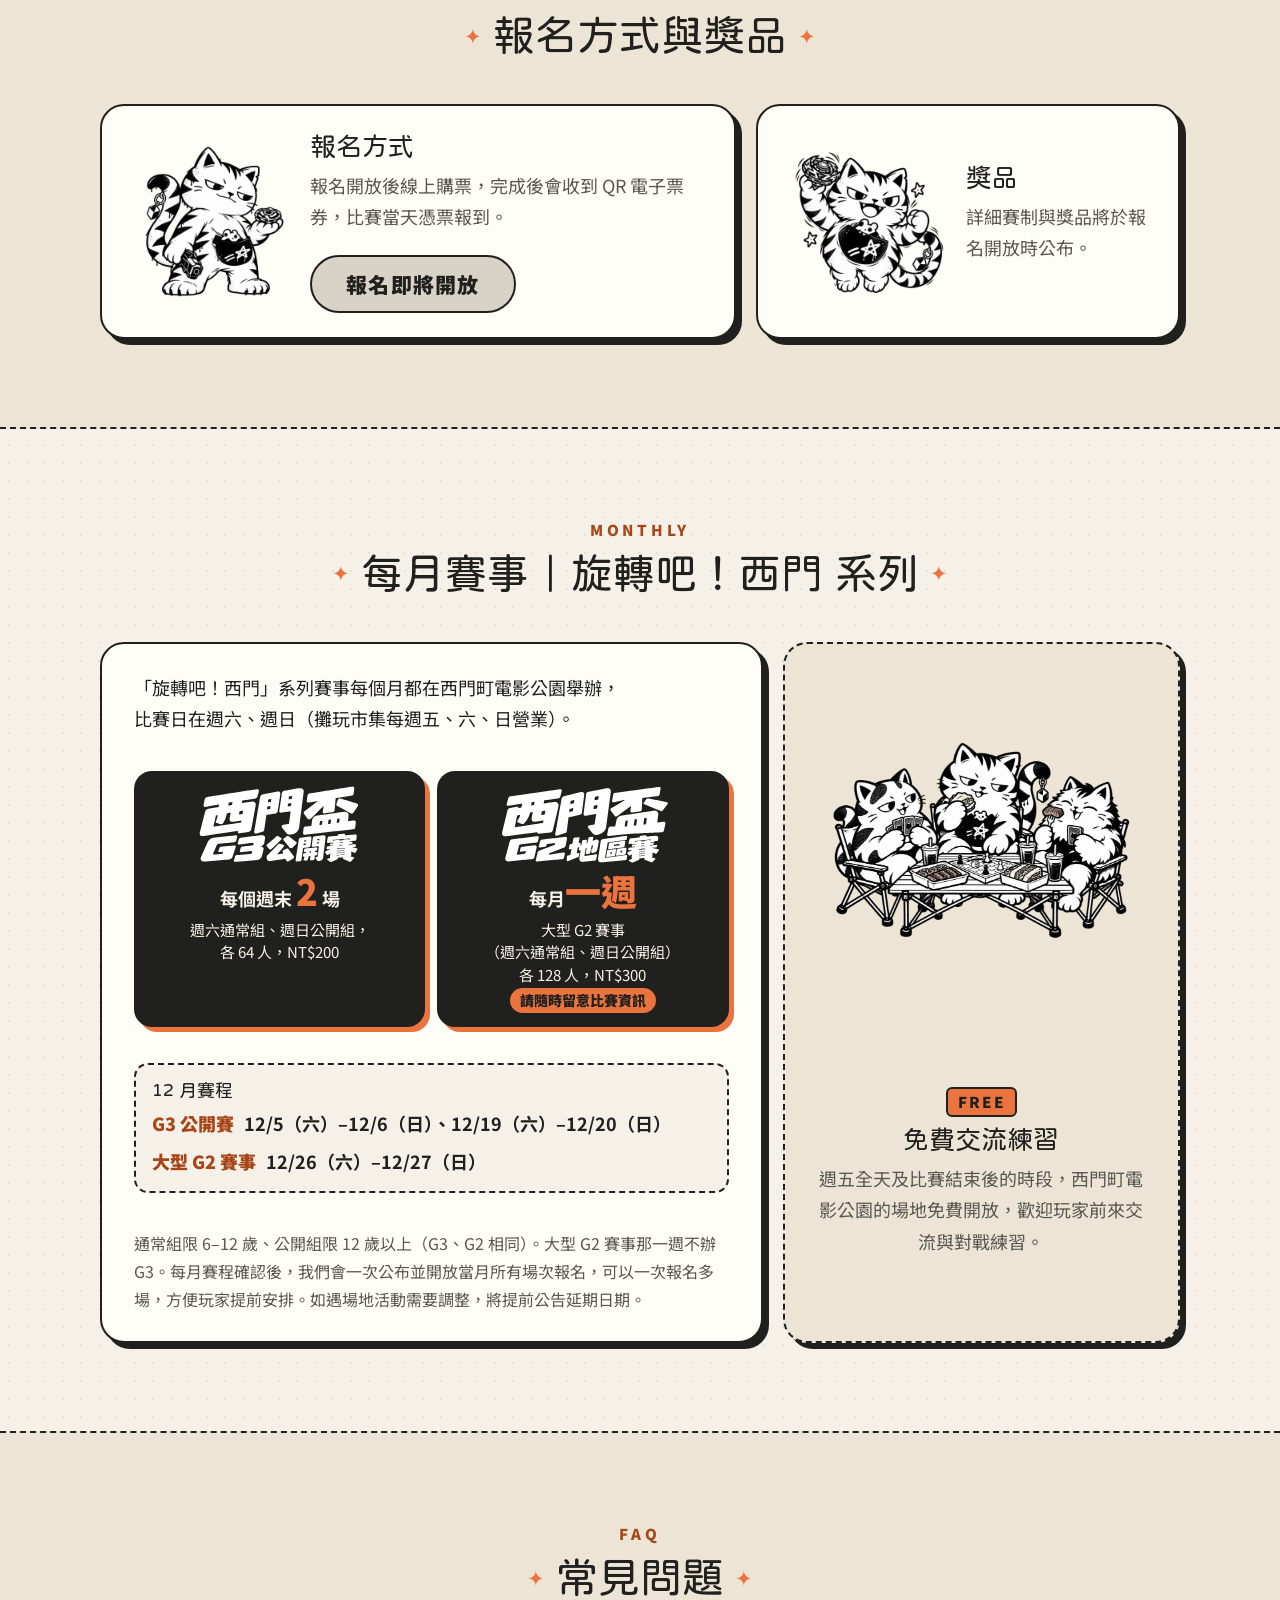
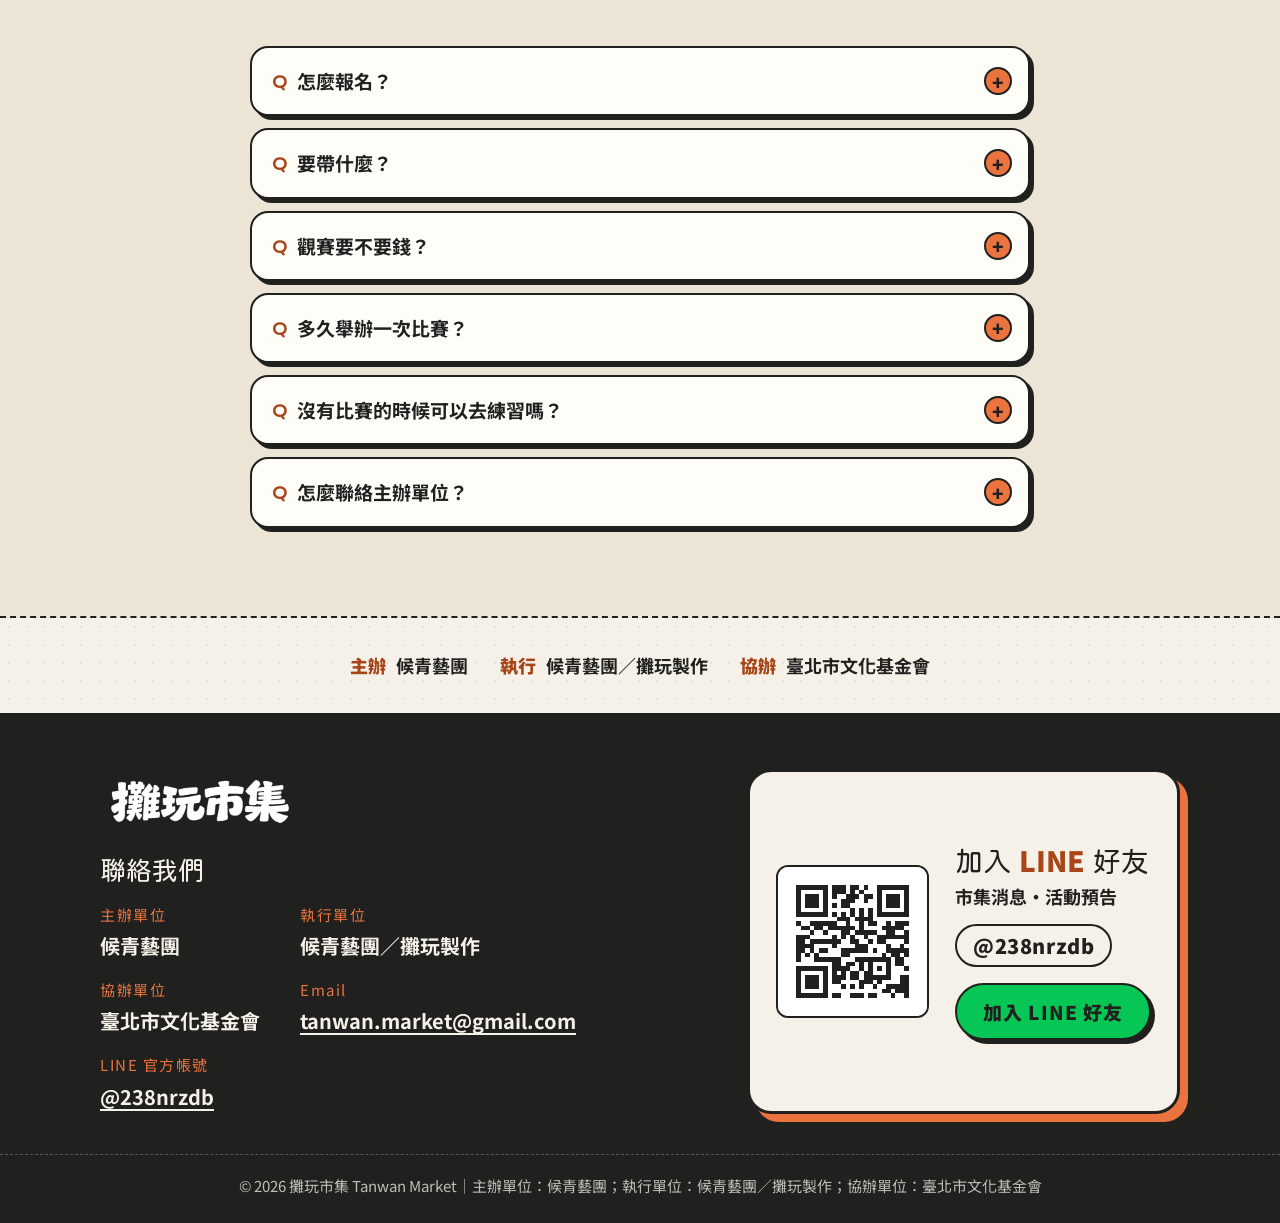
<file: cup/index.html>
<!doctype html>
<html lang="zh-Hant-TW">
<head>
  <meta charset="utf-8">
  <meta name="viewport" content="width=device-width, initial-scale=1">

  <title>旋轉吧！西門｜西門盃 G3 公開賽 戰鬥陀螺 12/5（六）–12/6（日）｜攤玩市集</title>
  <meta name="description" content="旋轉吧！西門｜西門盃 G3 公開賽，2026/12/5（六）–12/6（日）在西門町電影公園舉行。週六通常組（6–12 歲）、週日公開組（12 歲以上），64 人，報名費每人 NT$200，觀賽免費。報名即將開放。每個週末舉辦 G3、每月一週大型 G2 賽事。">
  <meta name="theme-color" content="#F5F1E8">
  <link rel="canonical" href="https://tanwanmarket.com/cup/">

  <!-- Open Graph（分享到 LINE / Facebook 時顯示）：og:image 必須是完整網址 -->
  <meta property="og:type" content="website">
  <meta property="og:locale" content="zh_TW">
  <meta property="og:site_name" content="攤玩市集">
  <meta property="og:title" content="旋轉吧！西門｜西門盃 G3 公開賽 戰鬥陀螺">
  <meta property="og:description" content="2026/12/5（六）–12/6（日）西門町電影公園｜週六通常組、週日公開組各 64 人，觀賽免費。報名即將開放。">
  <meta property="og:url" content="https://tanwanmarket.com/cup/">
  <meta property="og:image" content="https://tanwanmarket.com/assets/cup/og-cup.png">
  <meta property="og:image:width" content="1200">
  <meta property="og:image:height" content="630">
  <meta property="og:image:alt" content="旋轉吧！西門字標、西門盃 G3 公開賽字卡與發射戰鬥陀螺的攤玩貓">
  <meta name="twitter:card" content="summary_large_image">
  <meta name="twitter:title" content="旋轉吧！西門｜西門盃 G3 公開賽 戰鬥陀螺">
  <meta name="twitter:description" content="2026/12/5（六）–12/6（日）西門町電影公園｜報名即將開放。">
  <meta name="twitter:image" content="https://tanwanmarket.com/assets/cup/og-cup.png">

  <link rel="icon" type="image/png" href="../assets/favicon.png">
  <link rel="apple-touch-icon" href="../assets/favicon.png">

  <link rel="preconnect" href="https://fonts.googleapis.com">
  <link rel="preconnect" href="https://fonts.gstatic.com" crossorigin>
  <link href="https://fonts.googleapis.com/css2?family=Huninn&family=Noto+Sans+TC:wght@400;500;700;900&display=swap" rel="stylesheet">
  <link rel="stylesheet" href="../styles.css">
  <link rel="stylesheet" href="cup.css">
  <script src="../scroll-top.js"></script>
</head>
<body class="cup-page">
  <a class="skip-link" href="#main">跳到主要內容</a>

  <header class="site-header">
    <div class="container header-inner">
      <div class="cup-brand">
        <a class="header-logo" href="../" aria-label="回攤玩市集首頁">
          <img src="../assets/logo-black.png" alt="攤玩市集" width="1200" height="391">
        </a>
        <span class="cup-brand-x" aria-hidden="true">×</span>
        <img class="cup-brand-event" src="../assets/cup/spin-ximen-black.webp" alt="旋轉吧！西門" width="1200" height="346">
      </div>
      <nav class="header-nav" aria-label="賽事選單">
        <ul>
          <li><a href="#when">時間地點</a></li>
          <li><a href="#entry">名額報名費</a></li>
          <li><a href="#rules">參賽規則</a></li>
          <li><a href="#signup">報名方式</a></li>
          <li><a href="#monthly">每月賽事</a></li>
          <li><a href="#faq">常見問題</a></li>
        </ul>
      </nav>
      <a class="btn btn-sm btn-ghost" href="../">← 攤玩市集首頁</a>
    </div>
  </header>

  <main id="main">

    <!-- ===================== 1. 賽事名稱（主視覺） ===================== -->
    <section class="cup-hero" id="top">
      <div class="container cup-hero-inner">
        <div class="cup-hero-text">
          <div class="cup-event">
            <span class="cup-event-label">活動</span>
            <img class="cup-event-logo" src="../assets/cup/spin-ximen-orange.webp" alt="旋轉吧！西門" width="1200" height="346" fetchpriority="high">
          </div>
          <h1 class="cup-title">
            <picture>
              <source srcset="../assets/cup/ximen-cup-g3-black.svg" type="image/svg+xml">
              <img src="../assets/cup/ximen-cup-g3-black.webp" alt="西門盃 G3 公開賽" width="1200" height="400" fetchpriority="high">
            </picture>
          </h1>
          <p class="cup-sub">戰鬥陀螺 G3、G2 公開賽</p>

          <ul class="hero-facts">
            <li><span class="fact-icon" aria-hidden="true">📅</span>2026/12/5（六）–12/6（日）</li>
            <li><span class="fact-icon" aria-hidden="true">⏰</span>14:10 開賽</li>
            <li><span class="fact-icon" aria-hidden="true">📍</span>西門町電影公園</li>
          </ul>

          <div class="hero-actions">
            <!-- ✏️ 報名按鈕：之後換成售票平台連結（寫法見 #signup 區塊的註解） -->
            <button class="btn btn-lg btn-disabled" type="button" disabled>報名即將開放</button>
            <a class="btn btn-ghost btn-lg" href="#when">看賽事資訊</a>
          </div>
        </div>
        <div class="cup-hero-art">
          <img src="../assets/cup/cat-rip.webp" alt="攤玩貓用力拉繩，發射戰鬥陀螺" width="800" height="800" fetchpriority="high">
        </div>
      </div>
    </section>

    <!-- ===================== 2–3. 日期時間、地點 ===================== -->
    <section class="section" id="when" aria-labelledby="when-title">
      <div class="container">
        <header class="section-head">
          <p class="eyebrow">WHEN &amp; WHERE</p>
          <h2 id="when-title">時間與地點</h2>
        </header>

        <div class="cup-when">
          <div class="schedule cup-schedule">
            <ul class="cup-days">
              <li><span class="cup-day-date">12/5（六）</span><span class="cup-day-group">通常組<small>6–12 歲</small></span></li>
              <li><span class="cup-day-date">12/6（日）</span><span class="cup-day-group">公開組<small>12 歲以上</small></span></li>
            </ul>
            <h3>賽程（兩天相同）</h3>
            <ol class="timeline cup-timeline">
              <li><time>13:30</time><span>開始報到與抽籤<small>出示 QR 電子票券</small></span></li>
              <li><time>14:00</time><span>報到截止<small>開幕與規則宣導</small></span></li>
              <li class="is-key"><time>14:10</time><span>開賽</span></li>
              <li><time>17:00</time><span>頒獎<small>之後開放自由對戰交流</small></span></li>
            </ol>
            <p class="cup-note">當天 14:00–20:00 攤玩市集同時營業，一般入場和觀賽都免費。</p>
          </div>

          <dl class="info-list">
            <div class="info-item">
              <dt>地點</dt>
              <dd>
                西門町電影公園<br>
                <span class="muted">臺北市萬華區萬壽里康定路 19 號</span><br>
                <a class="map-link" href="https://www.google.com/maps/search/?api=1&amp;query=%E8%87%BA%E5%8C%97%E5%B8%82%E8%90%AC%E8%8F%AF%E5%8D%80%E5%BA%B7%E5%AE%9A%E8%B7%AF19%E8%99%9F%20%E8%A5%BF%E9%96%80%E7%94%BA%E9%9B%BB%E5%BD%B1%E5%85%AC%E5%9C%92" target="_blank" rel="noopener">在 Google 地圖開啟<span class="sr-only">（另開新分頁）</span></a>
              </dd>
            </div>
            <div class="info-item">
              <dt>停車</dt>
              <dd>
                峨嵋立體停車場<br>
                <span class="muted">臺北市萬華區萬壽里峨眉街 83 號</span><br>
                <a class="map-link" href="https://www.google.com/maps/search/?api=1&amp;query=%E8%87%BA%E5%8C%97%E5%B8%82%E8%90%AC%E8%8F%AF%E5%8D%80%E5%B3%A8%E7%9C%89%E8%A1%9783%E8%99%9F%20%E5%B3%A8%E5%B5%8B%E7%AB%8B%E9%AB%94%E5%81%9C%E8%BB%8A%E5%A0%B4" target="_blank" rel="noopener">在 Google 地圖開啟<span class="sr-only">（另開新分頁）</span></a>
              </dd>
            </div>
          </dl>
        </div>
      </div>
    </section>

    <!-- ===================== 4–5. 參賽資格、名額與報名費 ===================== -->
    <section class="section section-alt" id="entry" aria-labelledby="entry-title">
      <div class="container">
        <header class="section-head">
          <p class="eyebrow">ENTRY</p>
          <h2 id="entry-title"><span class="nobr">參賽資格・</span><span class="nobr">名額・報名費</span></h2>
        </header>

        <div class="cup-entry">
          <div class="cup-entry-groups">
          <section class="cup-entry-group">
            <h3 class="cup-entry-label">G3 公開賽</h3>
            <div class="cup-entry-stats">
              <article class="cup-stat">
                <h4>名額</h4>
                <p class="cup-stat-num">64<span>人</span></p>
                <p class="cup-stat-note">額滿為止</p>
              </article>
              <article class="cup-stat">
                <h4>報名費</h4>
                <p class="cup-stat-num"><span class="cup-stat-unit">NT$</span>200</p>
                <p class="cup-stat-note">每人</p>
              </article>
            </div>
          </section>
          <section class="cup-entry-group">
            <h3 class="cup-entry-label">大型 G2 賽事<span class="nobr">（每月一週）</span></h3>
            <div class="cup-entry-stats">
              <article class="cup-stat">
                <h4>名額</h4>
                <p class="cup-stat-num">128<span>人</span></p>
                <p class="cup-stat-note">額滿為止</p>
              </article>
              <article class="cup-stat">
                <h4>報名費</h4>
                <p class="cup-stat-num"><span class="cup-stat-unit">NT$</span>300</p>
                <p class="cup-stat-note">每人</p>
              </article>
            </div>
          </section>
          </div>
          <article class="rule-card cup-entry-card">
            <h3>參賽資格</h3>
            <ul>
              <li>週六通常組：<span class="nobr">限 6–12 歲</span></li>
              <li>週日公開組：<span class="nobr">限 12 歲以上</span></li>
              <li>完成線上報名購票，當天 <span class="nobr">13:30–14:00</span> 憑 QR 電子票券報到</li>
              <li>G3 公開賽、大型 G2 賽事皆適用</li>
            </ul>
          </article>
        </div>
      </div>
    </section>

    <!-- ===================== 6. 參賽規則與自備器材 ===================== -->
    <section class="section" id="rules" aria-labelledby="rules-title">
      <div class="container">
        <header class="section-head">
          <picture class="cup-deco">
            <source srcset="../assets/cup/beyblade-title-orange.svg" type="image/svg+xml">
            <img src="../assets/cup/beyblade-title-orange.webp" alt="" width="1200" height="400" loading="lazy">
          </picture>
          <h2 id="rules-title">參賽規則與自備器材</h2>
        </header>

        <div class="cup-rules">
          <ul class="cup-rule-list">
            <li>採用官方 G3 規則</li>
            <li>禁止改裝及盜版商品</li>
            <li>選手自備合規陀螺、發射器及必要配備</li>
            <li>詳細賽制、組別與獎品於報名開放時公布，以主辦單位公告為準</li>
          </ul>
          <div class="cup-rules-art">
            <img src="../assets/cup/cat-tune.webp" alt="攤玩貓坐著調整戰鬥陀螺" width="800" height="800" loading="lazy">
          </div>
        </div>
      </div>
    </section>

    <!-- ===================== 7–8. 報名方式、獎品 ===================== -->
    <section class="section section-alt" id="signup" aria-labelledby="signup-title">
      <div class="container">
        <header class="section-head">
          <p class="eyebrow">HOW TO JOIN</p>
          <h2 id="signup-title">報名方式與獎品</h2>
        </header>

        <div class="cup-signup">
          <article class="cup-card cup-card-signup">
            <img class="cup-card-cat" src="../assets/cup/cat-challenge.webp" alt="攤玩貓拿著戰鬥陀螺，準備賽前挑戰" width="800" height="800" loading="lazy">
            <div>
              <h3>報名方式</h3>
              <p>報名開放後線上購票，完成後會收到 QR 電子票券，比賽當天憑票報到。</p>
              <!-- ✏️ 報名按鈕：之後換成售票平台連結，例如
                   <a class="btn btn-lg" href="售票平台網址" target="_blank" rel="noopener">立即報名<span class="sr-only">（另開新分頁）</span></a>
                   主視覺的「報名即將開放」按鈕也要一起換。 -->
              <button class="btn btn-lg btn-disabled" type="button" disabled>報名即將開放</button>
            </div>
          </article>
          <article class="cup-card">
            <img class="cup-card-cat" src="../assets/cup/cat-victory.webp" alt="攤玩貓舉著陀螺勝利歡呼" width="800" height="800" loading="lazy">
            <div>
              <h3>獎品</h3>
              <p>詳細賽制與獎品將於報名開放時公布。</p>
            </div>
          </article>
        </div>
      </div>
    </section>

    <!-- ===================== 每月賽事（旋轉吧！西門 系列） ===================== -->
    <section class="section" id="monthly" aria-labelledby="monthly-title">
      <div class="container">
        <header class="section-head">
          <p class="eyebrow">MONTHLY</p>
          <h2 id="monthly-title"><span class="nobr">每月賽事｜</span><span class="nobr">旋轉吧！西門 系列</span></h2>
        </header>

        <div class="cup-monthly">
          <article class="cup-card cup-monthly-main">
            <p>「旋轉吧！西門」系列賽事每個月都在西門町電影公園舉辦，<span class="nobr">比賽日在週六、週日</span>（攤玩市集每週五、六、日營業）。</p>
            <ul class="cup-monthly-types">
              <li><picture class="cup-monthly-mark"><source srcset="../assets/cup/ximen-cup-g3-white.svg" type="image/svg+xml"><img src="../assets/cup/ximen-cup-g3-white.webp" alt="西門盃 G3 公開賽" width="1200" height="400" loading="lazy"></picture><span class="cup-monthly-count">每個週末 <strong>2</strong> 場</span><span class="cup-monthly-detail">週六通常組、週日公開組，<span class="nobr">各 64 人，NT$200</span></span></li>
              <li><picture class="cup-monthly-mark"><source srcset="../assets/cup/ximen-cup-g2-white.svg" type="image/svg+xml"><img src="../assets/cup/ximen-cup-g2-white.webp" alt="西門盃 G2 地區賽" width="1200" height="400" loading="lazy"></picture><span class="cup-monthly-count">每月<strong>一週</strong></span><span class="cup-monthly-detail">大型 G2 賽事<span class="nobr">（週六通常組、週日公開組）</span><br><span class="nobr">各 128 人，NT$300</span></span><span class="cup-monthly-tip">請隨時留意比賽資訊</span></li>
            </ul>
            <div class="cup-month-plan">
              <h3>12 月賽程</h3>
              <ul>
                <li><span class="cup-month-type">G3 公開賽</span><span><span class="nobr">12/5（六）–12/6（日）、</span><span class="nobr">12/19（六）–12/20（日）</span></span></li>
                <li><span class="cup-month-type">大型 G2 賽事</span><span class="nobr">12/26（六）–12/27（日）</span></li>
              </ul>
            </div>
            <p class="cup-monthly-note">通常組<span class="nobr">限 6–12 歲</span>、公開組<span class="nobr">限 12 歲以上</span>（G3、G2 相同）。大型 G2 賽事那一週不辦 G3。每月賽程確認後，我們會一次公布並開放當月所有場次報名，可以一次報名多場，方便玩家提前安排。如遇場地活動需要調整，將提前公告延期日期。</p>
          </article>
          <article class="cup-card cup-practice">
            <img class="cup-card-cat cup-practice-art" src="../assets/cup/cat-friends-camp.webp" alt="攤玩貓和朋友在露營桌邊吃東西、玩桌遊" width="900" height="675" loading="lazy">
            <div>
              <p class="cup-practice-tag">FREE</p>
              <h3>免費交流練習</h3>
              <p>週五全天及比賽結束後的時段，西門町電影公園的場地免費開放，歡迎玩家前來交流與對戰練習。</p>
            </div>
          </article>
        </div>
      </div>
    </section>

    <!-- ===================== 9. 注意事項／FAQ ===================== -->
    <section class="section section-alt" id="faq" aria-labelledby="faq-title">
      <div class="container container-narrow">
        <header class="section-head">
          <p class="eyebrow">FAQ</p>
          <h2 id="faq-title">常見問題</h2>
        </header>

        <div class="faq-list">
          <details class="faq">
            <summary>怎麼報名？</summary>
            <div class="faq-body"><p>報名開放後線上購票，完成後會收到 QR 電子票券。比賽當天 13:30 開始報到、14:00 報到截止，現場出示 QR 電子票券即可。</p></div>
          </details>
          <details class="faq">
            <summary>要帶什麼？</summary>
            <div class="faq-body"><p>QR 電子票券，以及自備的合規陀螺、發射器及必要配備。禁止改裝及盜版商品。</p></div>
          </details>
          <details class="faq">
            <summary>觀賽要不要錢？</summary>
            <div class="faq-body"><p>不用，觀賽免費。當天 14:00–20:00 攤玩市集同時營業，一般入場也免費。</p></div>
          </details>
          <details class="faq">
            <summary>多久舉辦一次比賽？</summary>
            <div class="faq-body"><p>每個週末都有比賽：週六通常組、週日公開組各 1 場 G3 公開賽；每月一週舉辦大型 G2 賽事（週六通常組、週日公開組），該週不辦 G3。通常組<span class="nobr">限 6–12 歲</span>、公開組<span class="nobr">限 12 歲以上</span>。當月賽程確認後會一次開放報名，可以一次報名多場。請追蹤 LINE 官方帳號 <a href="https://line.me/R/ti/p/@238nrzdb" target="_blank" rel="noopener">@238nrzdb<span class="sr-only">（另開新分頁）</span></a> 取得最新公告。</p></div>
          </details>
          <details class="faq">
            <summary>沒有比賽的時候可以去練習嗎？</summary>
            <div class="faq-body"><p>可以。週五全天及比賽結束後的時段，西門町電影公園的場地免費開放，歡迎來交流與對戰練習。</p></div>
          </details>
          <details class="faq">
            <summary>怎麼聯絡主辦單位？</summary>
            <div class="faq-body"><p>Email：<a href="mailto:tanwan.market@gmail.com">tanwan.market@gmail.com</a>；LINE 官方帳號：<a href="https://line.me/R/ti/p/@238nrzdb" target="_blank" rel="noopener">@238nrzdb<span class="sr-only">（另開新分頁）</span></a></p></div>
          </details>
        </div>
      </div>
    </section>

    <!-- ===================== 10. 主辦與協辦 ===================== -->
    <section class="section cup-org" aria-labelledby="org-title">
      <div class="container">
        <h2 id="org-title" class="sr-only">主辦與協辦</h2>
        <dl class="cup-org-list">
          <div><dt>主辦</dt><dd>候青藝團</dd></div>
          <div><dt>執行</dt><dd>候青藝團／攤玩製作</dd></div>
          <div><dt>協辦</dt><dd>臺北市文化基金會</dd></div>
        </dl>
      </div>
    </section>

  </main>

  <!-- ===================== 11. 頁尾／聯絡（同首頁） ===================== -->
  <footer class="site-footer" id="contact" aria-labelledby="contact-title">
    <div class="container footer-inner">
      <div class="footer-info">
        <img class="footer-logo" src="../assets/logo-white.png" alt="攤玩市集" width="1200" height="391" loading="lazy">
        <h2 id="contact-title">聯絡我們</h2>
        <ul class="contact-list">
          <li>
            <span class="contact-label">主辦單位</span>
            <span class="contact-value">候青藝團</span>
          </li>
          <li>
            <span class="contact-label">執行單位</span>
            <span class="contact-value">候青藝團／攤玩製作</span>
          </li>
          <li>
            <span class="contact-label">協辦單位</span>
            <span class="contact-value">臺北市文化基金會</span>
          </li>
          <li>
            <span class="contact-label">Email</span>
            <a href="mailto:tanwan.market@gmail.com">tanwan.market@gmail.com</a>
          </li>
          <li>
            <span class="contact-label">LINE 官方帳號</span>
            <a href="https://line.me/R/ti/p/@238nrzdb" target="_blank" rel="noopener">@238nrzdb<span class="sr-only">（另開新分頁）</span></a>
          </li>
        </ul>
      </div>
      <!-- LINE 加好友卡片：QR code 內容為 https://lin.ee/N8RTbE3（assets/line-qr-code.svg）；手機版不顯示 QR code -->
      <div class="line-card">
        <img class="line-card-qr" src="../assets/line-qr-code.svg" alt="攤玩市集 LINE 官方帳號加好友 QR code，ID：@238nrzdb" width="168" height="168" loading="lazy">
        <div class="line-card-body">
          <p class="line-card-title">加入 <span>LINE</span> 好友</p>
          <p class="line-card-sub">市集消息・活動預告</p>
          <a class="line-card-id" href="https://line.me/R/ti/p/@238nrzdb" target="_blank" rel="noopener">@238nrzdb<span class="sr-only">（另開新分頁）</span></a>
          <a class="btn btn-line" href="https://line.me/R/ti/p/@238nrzdb" target="_blank" rel="noopener">加入 LINE 好友<span class="sr-only">（另開新分頁）</span></a>
        </div>
      </div>
    </div>
    <p class="copyright"><span class="nobr">© 2026 攤玩市集 Tanwan Market</span>｜<span class="nobr">主辦單位：候青藝團；</span><span class="nobr">執行單位：候青藝團／攤玩製作；</span><span class="nobr">協辦單位：臺北市文化基金會</span></p>
  </footer>
</body>
</html>
</file>
<file: styles.css>
/* =========================================================
   攤玩市集 — 溫暖、有玩心的街頭市集風
   品牌色：品牌黑 #20201E／暖米白 #F5F1E8／活動橘 #EA733E
   ========================================================= */

:root {
  --ink: #20201E;
  --paper: #F5F1E8;
  --paper-deep: #ECE5D6;
  --white: #FFFDF8;
  --orange: #EA733E;
  --orange-ink: #A8461A;      /* 米白底上的橘色小字，對比 ≥ 4.5 */
  --muted: #5A574F;
  --line: #20201E;

  --font-body: "Noto Sans TC", "PingFang TC", "Microsoft JhengHei", system-ui, sans-serif;
  --font-fun: "Huninn", "Noto Sans TC", "PingFang TC", "Microsoft JhengHei", sans-serif;

  --radius: 18px;
  --shadow: 4px 4px 0 var(--ink);
  --shadow-lg: 6px 6px 0 var(--ink);
  --header-h: 64px;
}

/* ---------- base ---------- */
*,
*::before,
*::after { box-sizing: border-box; }

html {
  scroll-behavior: smooth;
  scroll-padding-top: calc(var(--header-h) + 12px);
  -webkit-text-size-adjust: 100%;
}

body {
  margin: 0;
  background: var(--paper);
  color: var(--ink);
  font-family: var(--font-body);
  font-size: 1.125rem;
  line-height: 1.75;
  /* 淡淡的紙張點點紋理 */
  background-image: radial-gradient(rgba(32, 32, 30, .07) 1px, transparent 1px);
  background-size: 18px 18px;
}

img { max-width: 100%; height: auto; display: block; }

h1, h2, h3 { line-height: 1.3; margin: 0; text-wrap: balance; }
h2, h3 { font-family: var(--font-fun); font-weight: 400; }

p { margin: 0 0 1em; }

a { color: inherit; }

:focus-visible {
  outline: 3px solid var(--orange);
  outline-offset: 3px;
  border-radius: 6px;
}

.sr-only {
  position: absolute !important;
  width: 1px; height: 1px;
  padding: 0; margin: -1px;
  overflow: hidden; clip: rect(0 0 0 0);
  white-space: nowrap; border: 0;
}

.skip-link {
  position: absolute;
  left: 12px; top: -60px;
  z-index: 100;
  background: var(--ink);
  color: var(--paper);
  padding: 10px 16px;
  border-radius: 10px;
  text-decoration: none;
  font-weight: 700;
}
.skip-link:focus { top: 12px; }

.container {
  width: 100%;
  max-width: 1120px;
  margin: 0 auto;
  padding: 0 20px;
}
.container-narrow { max-width: 820px; }

.muted { color: var(--muted); }

/* ---------- buttons ---------- */
.btn {
  display: inline-flex;
  align-items: center;
  justify-content: center;
  gap: .4em;
  min-height: 48px;
  padding: 10px 26px;
  border: 2.5px solid var(--ink);
  border-radius: 999px;
  background: var(--orange);
  color: var(--ink);
  font-family: var(--font-body);
  font-size: 1.1875rem;
  font-weight: 900;
  letter-spacing: .06em;
  text-decoration: none;
  box-shadow: var(--shadow);
  transition: transform .15s ease, box-shadow .15s ease, background-color .15s ease;
}
.btn:hover {
  transform: translate(-2px, -2px);
  box-shadow: var(--shadow-lg);
}
.btn:active {
  transform: translate(3px, 3px);
  box-shadow: 1px 1px 0 var(--ink);
}
.btn-lg { min-height: 56px; padding: 12px 34px; font-size: 1.3125rem; }
.btn-sm { min-height: 40px; padding: 6px 18px; font-size: 1rem; box-shadow: 3px 3px 0 var(--ink); }
.btn-ghost { background: var(--white); }
.btn-line { background: #06C755; color: var(--ink); }
.btn-disabled,
.btn-disabled:hover {
  background: #D9D3C7;
  color: var(--ink);
  box-shadow: none;
  transform: none;
  cursor: not-allowed;
}

/* ---------- sticker label ---------- */
.sticker {
  display: inline-block;
  margin: 0 0 14px;
  padding: 4px 14px;
  background: var(--white);
  border: 2px solid var(--ink);
  border-radius: 8px;
  font-family: var(--font-fun);
  font-size: 1rem;
  letter-spacing: .05em;
  transform: rotate(-3deg);
  box-shadow: 3px 3px 0 var(--ink);
}
.sticker-orange { background: var(--orange); }

/* ---------- header ---------- */
.site-header {
  position: sticky;
  top: 0;
  z-index: 50;
  background: rgba(245, 241, 232, .94);
  backdrop-filter: blur(6px);
  border-bottom: 2px dashed var(--ink);
}
.header-inner {
  display: flex;
  align-items: center;
  justify-content: space-between;
  gap: 16px;
  height: var(--header-h);
}
.header-logo img { width: 120px; }
.header-nav { display: none; }
.header-nav ul {
  display: flex;
  gap: 4px;
  list-style: none;
  margin: 0; padding: 0;
}
.header-nav a {
  display: block;
  padding: 6px 12px;
  border-radius: 999px;
  font-weight: 700;
  font-size: 1rem;
  text-decoration: none;
}
.header-nav a:hover { background: var(--paper-deep); }

/* ---------- hero ---------- */
.hero {
  position: relative;
  padding: 36px 0 56px;
  overflow: hidden;
}
.hero::after {
  /* 底部手繪波浪 */
  content: "";
  position: absolute;
  left: 0; right: 0; bottom: 0;
  height: 14px;
  background: url("data:image/svg+xml,%3Csvg xmlns='http://www.w3.org/2000/svg' width='40' height='14' viewBox='0 0 40 14'%3E%3Cpath d='M0 7 Q10 0 20 7 T40 7' fill='none' stroke='%2320201E' stroke-width='2.5'/%3E%3C/svg%3E") repeat-x center / 40px 14px;
}
.hero-inner {
  display: grid;
  gap: 8px;
  align-items: center;
}
.hero-text { text-align: center; }
.hero-title img {
  width: min(88%, 460px);
  margin: 0 auto;
}
.hero-tagline {
  margin: 14px 0 4px;
  font-family: var(--font-fun);
  font-size: clamp(1.875rem, 6.5vw, 2.75rem);
  line-height: 1.3;
}
.hero-tagline::after {
  content: "";
  display: block;
  width: 5.5em;
  height: 10px;
  margin: 2px auto 0;
  background: url("data:image/svg+xml,%3Csvg xmlns='http://www.w3.org/2000/svg' width='120' height='10' viewBox='0 0 120 10'%3E%3Cpath d='M2 6 C30 1 60 9 118 3' fill='none' stroke='%23EA733E' stroke-width='5' stroke-linecap='round'/%3E%3C/svg%3E") no-repeat center / 100% 100%;
}
.hero-sub {
  color: var(--muted);
  font-weight: 500;
  margin-bottom: 18px;
}
.hero-facts {
  display: flex;
  flex-wrap: wrap;
  justify-content: center;
  gap: 8px;
  list-style: none;
  margin: 0 0 24px;
  padding: 0;
}
.hero-facts li {
  display: inline-flex;
  align-items: center;
  gap: 6px;
  padding: 6px 14px;
  background: var(--white);
  border: 2px dashed var(--ink);
  border-radius: 999px;
  font-weight: 700;
  font-size: 1rem;
}
.fact-icon { font-size: 1.125rem; }
.hero-actions {
  display: flex;
  flex-wrap: wrap;
  justify-content: center;
  gap: 14px;
}
.hero-art {
  position: relative;
  order: -1;
  width: min(72%, 300px);
  margin: 0 auto;
}
.hero-art::before {
  /* 橘色太陽背景，呼應 LINE 海報 */
  content: "";
  position: absolute;
  inset: 10% 6% 4% 10%;
  background: var(--orange);
  border-radius: 50%;
  z-index: -1;
}
.hero-art img { position: relative; }
.hero-burst {
  position: absolute;
  top: 4%;
  right: 0;
  font-size: 2.25rem;
  line-height: 1;
  color: var(--ink);
  transform: rotate(12deg);
}
.hero-burst-2 { top: auto; bottom: 18%; left: -4%; right: auto; font-size: 1.5rem; color: var(--orange-ink); }

/* ---------- 西門盃：字卡徽章（首頁橫幅與 /cup/ 共用） ---------- */
.cup-badge {
  display: inline-flex;
  align-items: center;
  gap: .35em;
  margin: 0;
  padding: 4px 14px 4px 10px;
  background: var(--ink);
  color: var(--paper);
  border: 2px solid var(--ink);
  border-radius: 999px;
  font-weight: 900;
  font-size: .9375rem;
  letter-spacing: .1em;
  transform: rotate(-2deg);
  box-shadow: 3px 3px 0 var(--white);
}
.cup-badge::before { content: "★"; color: var(--orange); letter-spacing: 0; }

/* ---------- 首頁：西門盃橫幅 ---------- */
.cup-promo { padding: 36px 0 4px; }
.cup-promo-card {
  display: grid;
  align-items: center;
  gap: 4px;
  padding: 24px 20px 0;
  background: var(--orange);
  color: var(--ink);
  border: 3px solid var(--ink);
  border-radius: 28px;
  box-shadow: 8px 8px 0 var(--ink);
  text-align: center;
  text-decoration: none;
  overflow: hidden;
  transition: transform .15s ease, box-shadow .15s ease;
}
.cup-promo-card:hover { transform: translate(-2px, -2px); box-shadow: 10px 10px 0 var(--ink); }
.cup-promo-text p { margin: 0; }
.cup-promo-title { margin: 14px auto 6px; }
.cup-promo-title img { width: min(100%, 440px); margin: 0 auto; }
.cup-promo-meta { font-weight: 900; font-size: 1.1875rem; line-height: 1.5; }
.cup-promo-meta > span { display: block; }
.cup-promo-date { font-size: 1.625rem; letter-spacing: .04em; }
.cup-promo-cta {
  display: inline-block;
  margin: 14px 0 10px;
  padding: 8px 22px;
  background: var(--white);
  border: 2.5px solid var(--ink);
  border-radius: 999px;
  box-shadow: var(--shadow);
  font-weight: 900;
  letter-spacing: .06em;
}
.cup-promo-monthly { font-size: .9375rem; font-weight: 900; }
.cup-promo-co { font-size: .9375rem; font-weight: 700; }
.cup-promo-cat { width: min(70%, 260px); margin: 4px auto 0; }
.header-nav .nav-cup a { background: var(--orange); border: 2px solid var(--ink); padding: 4px 12px; }
.header-nav .nav-cup a:hover { background: var(--orange); }

/* ---------- 旋轉吧！西門 活動字標（首頁橫幅） ---------- */
.cup-promo-title .cup-promo-event { width: min(72%, 320px); margin: 0 auto 4px; }

/* 不在中間斷行的文字片段（首頁與 /cup/ 共用） */
.nobr { display: inline-block; }

/* ---------- 首頁：給攤商｜每個週末都有來逛的理由 ---------- */
.vendors-why {
  background-color: var(--white);
  border-top: 2px dashed var(--ink);
}
.vendors-why-intro { display: grid; gap: 12px; align-items: center; margin-bottom: 24px; }
.vendors-why-intro .lead { margin: 0; }
.vendors-why-cat { width: min(55%, 220px); margin: 0 auto; }
.vendors-why-cards {
  list-style: none;
  margin: 0 0 28px;
  padding: 0;
  display: grid;
  grid-auto-rows: 1fr;
  gap: 16px;
}
.vendors-why-card {
  display: flex;
  flex-direction: column;
  justify-content: center;
  gap: 6px;
  padding: 22px 20px;
  background: var(--ink);
  color: var(--paper);
  border-radius: 24px;
  box-shadow: 6px 6px 0 var(--orange);
  text-align: center;
}
.vendors-why-card strong {
  font-weight: 900;
  font-size: clamp(1.75rem, 7vw, 2.25rem);
  line-height: 1.2;
  color: var(--orange);
}
.vendors-why-outro { text-align: center; }
.vendors-why-outro p { font-weight: 700; }
@media (max-width: 959px) {
  .vendors-why .section-head h2 { font-size: min(clamp(1.875rem, 5.5vw, 2.625rem), 7vw); }
}
@media (min-width: 960px) {
  .vendors-why-intro { grid-template-columns: 1fr 220px; gap: 40px; }
  .vendors-why-cat { width: 100%; }
  .vendors-why-cards { grid-template-columns: repeat(2, 1fr); align-items: stretch; gap: 20px; }
}

/* ---------- sections ---------- */
.section { padding: 64px 0; }
.section-alt {
  background-color: var(--paper-deep);
  border-top: 2px dashed var(--ink);
  border-bottom: 2px dashed var(--ink);
}
.section-head { text-align: center; margin-bottom: 28px; }
.eyebrow {
  margin: 0 0 4px;
  color: var(--orange-ink);
  font-weight: 900;
  font-size: .9375rem;
  letter-spacing: .25em;
}
.section-head h2 {
  display: inline-block;
  position: relative;
  font-size: clamp(1.875rem, 5.5vw, 2.625rem);
  padding: 0 .4em;
}
.section-head h2::before,
.section-head h2::after {
  content: "✦";
  position: absolute;
  top: 50%;
  font-size: .5em;
  color: var(--orange);
  transform: translateY(-50%);
}
.section-head h2::before { left: -.6em; }
.section-head h2::after { right: -.6em; }

.lead {
  max-width: 760px;
  margin: 0 auto 36px;
  font-size: 1.1875rem;
  text-align: justify;
}

/* ---------- about: vendors ---------- */
.vendor-grid {
  display: grid;
  grid-template-columns: repeat(2, 1fr);
  gap: 14px;
  list-style: none;
  margin: 0 0 48px;
  padding: 0;
}
.vendor-card {
  position: relative;
  display: flex;
  flex-direction: column;
  align-items: center;
  padding: 14px 12px 16px;
  background: var(--white);
  border: 2.5px solid var(--ink);
  border-radius: var(--radius);
  box-shadow: var(--shadow);
}
.vendor-card:nth-child(odd) { transform: rotate(-1deg); }
.vendor-card:nth-child(even) { transform: rotate(1deg); }
.vendor-card img {
  width: 100%;
  aspect-ratio: 1 / 1;
  object-fit: contain;
}
.vendor-label {
  margin-top: 6px;
  padding: 2px 12px;
  background: var(--orange);
  border: 2px solid var(--ink);
  border-radius: 999px;
  font-family: var(--font-fun);
  font-size: 1.125rem;
}

.feature {
  display: grid;
  gap: 16px;
  align-items: center;
  padding: 24px 20px;
  background: var(--white);
  border: 2.5px dashed var(--ink);
  border-radius: 28px;
}
.feature-art img { width: min(80%, 340px); margin: 0 auto; }
.feature-text { text-align: center; }
.feature-text h3 { font-size: clamp(1.625rem, 5.5vw, 2.25rem); margin-bottom: 8px; }
.feature-text p:last-child { margin-bottom: 0; }

/* ---------- info ---------- */
.info-layout {
  display: grid;
  gap: 24px;
  align-items: center;
}
.info-list {
  margin: 0;
  display: grid;
  gap: 12px;
}
.info-item {
  display: grid;
  grid-template-columns: 5.5em 1fr;
  gap: 12px;
  padding: 16px 18px;
  background: var(--white);
  border: 2.5px solid var(--ink);
  border-radius: var(--radius);
  box-shadow: var(--shadow);
}
.info-item dt {
  font-family: var(--font-fun);
  font-size: 1.1875rem;
  color: var(--orange-ink);
}
.info-item dd { margin: 0; font-weight: 700; }
.info-item .muted { font-weight: 400; font-size: 1rem; }
.map-link {
  display: inline-flex;
  align-items: center;
  gap: 4px;
  margin-top: 6px;
  font-size: 1rem;
  font-weight: 700;
  color: var(--orange-ink);
  text-decoration: underline;
  text-decoration-style: wavy;
  text-underline-offset: 4px;
}
.map-link::before { content: "📍"; text-decoration: none; display: inline-block; }
.info-art img { width: min(80%, 380px); margin: 0 auto; }

/* ---------- fees ---------- */
.fee-layout {
  display: grid;
  gap: 20px;
  margin-bottom: 32px;
}
.price-card {
  position: relative;
  padding: 26px 22px 24px;
  background: var(--ink);
  color: var(--paper);
  border-radius: 24px;
  box-shadow: 6px 6px 0 var(--orange);
  text-align: center;
}
.price-card .sticker { color: var(--ink); align-self: center; }
.price { margin: 4px 0 0; display: flex; flex-direction: column; }
.price-unit { font-weight: 700; letter-spacing: .1em; }
.price-amount {
  font-family: var(--font-body);
  font-weight: 900;
  font-size: clamp(3rem, 13vw, 4rem);
  line-height: 1.1;
  color: var(--orange);
  letter-spacing: .02em;
}
.price-note { margin: 6px 0 20px; font-size: 1rem; opacity: .9; }
.price-next {
  margin-bottom: 20px;
  padding-top: 18px;
  border-top: 2px dashed rgba(245, 241, 232, .5);
}
.price-next h3 { font-size: 1.25rem; margin-bottom: 10px; }
.price-next-list {
  display: grid;
  grid-template-columns: 1fr 1fr;
  gap: 10px;
  list-style: none;
  margin: 0; padding: 0;
}
.price-next-list li {
  display: flex;
  flex-direction: column;
  padding: 10px 8px;
  border: 1.5px solid var(--paper);
  border-radius: 14px;
}
.price-next-plan { font-weight: 700; letter-spacing: .1em; }
.price-next-amount {
  font-weight: 900;
  font-size: 1.625rem;
  line-height: 1.2;
  color: var(--orange);
}
.price-next-unit { font-size: .9375rem; opacity: .9; }
.price-next-cond {
  margin-top: 4px;
  font-size: .9375rem;
  font-weight: 700;
}
.price-next-btn { margin-top: 14px; }
.price-plans { margin-top: 14px; grid-template-columns: repeat(2, minmax(0, 1fr)); }
.price-plans li { padding: 14px 8px; }
.price-plans .price-next-amount { font-size: clamp(1.5rem, 6.8vw, 2.25rem); }
.price-plans + .price-note { margin-top: 12px; }
.price-plans .price-next-cond { font-size: .8125rem; }
.price-included {
  padding-top: 18px;
  border-top: 2px dashed rgba(245, 241, 232, .5);
}
.price-included h3 { font-size: 1.25rem; margin-bottom: 8px; }
.check-list {
  display: flex;
  flex-wrap: wrap;
  justify-content: center;
  gap: 8px;
  list-style: none;
  margin: 0; padding: 0;
}
.check-list li {
  padding: 4px 12px;
  border: 1.5px solid var(--paper);
  border-radius: 999px;
  font-weight: 700;
  font-size: 1rem;
}
.check-list li::before { content: "✓ "; color: var(--orange); }

/* ---------- recruit ---------- */
.recruit-layout { display: grid; gap: 20px; }
.recruit-card h3 { margin-bottom: 10px; }
.recruit-card li + li { margin-top: .6em; }
.recruit-list strong { display: block; }

.rule-cards { display: grid; gap: 14px; }
.rule-card {
  padding: 18px 20px;
  background: var(--white);
  border: 2.5px solid var(--ink);
  border-radius: var(--radius);
  box-shadow: var(--shadow);
}
.rule-card h3 { font-size: 1.375rem; margin-bottom: 6px; }
.rule-card ul, .notice ul {
  margin: 0;
  padding-left: 1.2em;
}
.rule-card li::marker, .notice li::marker { color: var(--orange-ink); }
.rule-card strong { color: var(--orange-ink); }

.schedule {
  padding: 22px 20px;
  margin-bottom: 20px;
  background: var(--white);
  border: 2.5px dashed var(--ink);
  border-radius: 24px;
}
.schedule h3, .notice h3 { font-size: 1.375rem; margin-bottom: 14px; text-align: center; }
.timeline {
  list-style: none;
  margin: 0; padding: 0;
  display: grid;
  gap: 0;
  position: relative;
}
.timeline li {
  position: relative;
  display: grid;
  grid-template-columns: 4.2em 1fr;
  gap: 12px;
  align-items: baseline;
  padding: 8px 0 8px 22px;
}
.timeline li::before {
  /* 小圓點 */
  content: "";
  position: absolute;
  left: 0; top: 50%;
  width: 12px; height: 12px;
  margin-top: -6px;
  background: var(--paper);
  border: 2.5px solid var(--ink);
  border-radius: 50%;
}
.timeline li:not(:last-child)::after {
  /* 虛線連接 */
  content: "";
  position: absolute;
  left: 5px; top: calc(50% + 8px);
  height: calc(100% - 16px);
  border-left: 2px dashed var(--ink);
}
.timeline time {
  font-weight: 900;
  font-size: 1.25rem;
  font-variant-numeric: tabular-nums;
}
.timeline span { font-weight: 700; }
.timeline small {
  display: inline-block;
  margin-left: 8px;
  padding: 0 8px;
  background: var(--orange);
  border-radius: 6px;
  font-size: .9375rem;
  font-weight: 700;
}
.timeline .is-key::before { background: var(--orange); }

.notice {
  padding: 18px 20px;
  background: var(--orange);
  border: 2.5px solid var(--ink);
  border-radius: var(--radius);
  box-shadow: var(--shadow);
}
.notice h3 { margin-bottom: 6px; }
.notice ul {
  display: flex;
  flex-wrap: wrap;
  justify-content: center;
  gap: 4px 28px;
  font-weight: 700;
}
.notice li::marker { color: var(--ink); }

/* ---------- FAQ ---------- */
.faq-list { display: grid; gap: 12px; }
.faq {
  background: var(--white);
  border: 2.5px solid var(--ink);
  border-radius: var(--radius);
  box-shadow: var(--shadow);
  overflow: hidden;
}
.faq summary {
  position: relative;
  display: block;
  padding: 16px 52px 16px 20px;
  font-weight: 700;
  font-size: 1.1875rem;
  cursor: pointer;
  list-style: none;
}
.faq summary::-webkit-details-marker { display: none; }
.faq summary::before {
  content: "Q";
  margin-right: 10px;
  font-family: var(--font-fun);
  color: var(--orange-ink);
}
.faq summary::after {
  content: "+";
  position: absolute;
  right: 16px; top: 50%;
  width: 28px; height: 28px;
  margin-top: -14px;
  display: grid;
  place-items: center;
  background: var(--orange);
  border: 2px solid var(--ink);
  border-radius: 50%;
  font-weight: 900;
  line-height: 1;
  transition: transform .2s ease;
}
.faq[open] summary::after { transform: rotate(45deg); }
.faq summary:focus-visible { outline-offset: -4px; }
.faq-body {
  margin: 0 20px;
  padding: 12px 0 16px;
  border-top: 2px dashed var(--paper-deep);
}
.faq-body p { margin: 0; }
.faq-body p + p { margin-top: .6em; }
.faq-body a { color: var(--orange-ink); font-weight: 700; }

/* ---------- signup ---------- */
.signup-card {
  overflow: hidden;
  background: var(--white);
  border: 3px solid var(--ink);
  border-radius: 28px;
  box-shadow: 8px 8px 0 var(--ink);
}
.signup-banner {
  width: 100%;
  border-bottom: 3px solid var(--ink);
}
.signup-body {
  display: grid;
  gap: 8px;
  align-items: center;
  padding: 28px 22px 8px;
}
.signup-text { text-align: center; }
.signup-text h2 { font-size: clamp(1.875rem, 6.5vw, 2.75rem); margin-bottom: 12px; }
.signup-text p { color: var(--muted); }
.signup-text .signup-deadline {
  display: inline-block;
  padding: 2px 14px;
  background: var(--orange);
  border: 2px solid var(--ink);
  border-radius: 999px;
  color: var(--ink);
  font-weight: 900;
}
.signup-actions {
  display: flex;
  flex-wrap: wrap;
  justify-content: center;
  gap: 14px;
}
.signup-text .signup-privacy { margin-top: 12px; font-size: .9375rem; }
.signup-cat { width: min(70%, 280px); margin: 0 auto; }

/* ---------- footer ---------- */
.site-footer {
  background: var(--ink);
  color: var(--paper);
  padding: 56px 0 24px;
}
.footer-inner {
  display: grid;
  gap: 32px;
  align-items: center;
}
.footer-info { text-align: center; }
.footer-logo { width: 200px; margin: 0 auto 20px; }
.site-footer h2 { font-size: 1.625rem; margin-bottom: 14px; }
.contact-list {
  list-style: none;
  margin: 0 0 22px; padding: 0;
  display: grid;
  gap: 10px;
}
.contact-label {
  display: block;
  font-size: .9375rem;
  letter-spacing: .1em;
  color: var(--orange);
}
.contact-list a,
.contact-value {
  font-size: 1.25rem;
  font-weight: 700;
  color: var(--paper);
  text-underline-offset: 4px;
  word-break: break-all;
}
.line-card {
  display: flex;
  align-items: center;
  justify-content: center;
  gap: 28px;
  padding: 26px 22px;
  background: var(--paper);
  color: var(--ink);
  border: 3px solid var(--ink);
  border-radius: 24px;
  box-shadow: 8px 8px 0 var(--orange);
}
.line-card-qr { display: none; }
.line-card-body { text-align: center; }
.line-card-body p { margin: 0; }
.line-card-title {
  font-family: var(--font-fun);
  font-size: 1.75rem;
  line-height: 1.3;
}
.line-card-title span { color: var(--orange-ink); font-family: var(--font-body); font-weight: 900; }
.line-card-sub { margin-top: 4px; font-weight: 700; }
.line-card-id {
  display: inline-block;
  margin: 12px 0 16px !important;
  padding: 2px 16px;
  border: 2px solid var(--ink);
  border-radius: 999px;
  font-weight: 900;
  font-size: 1.25rem;
  letter-spacing: .03em;
  color: var(--ink);
  text-decoration: none;
  transition: background-color .15s ease;
}
.line-card-id:hover { background: var(--white); text-decoration: underline; text-underline-offset: 3px; }
.line-card .btn-line { display: flex; width: fit-content; margin: 0 auto; white-space: nowrap; }
.line-card-title { white-space: nowrap; }
.copyright {
  margin: 40px 0 0;
  padding-top: 18px;
  padding-left: 16px;
  padding-right: 16px;
  border-top: 1px dashed rgba(245, 241, 232, .35);
  text-align: center;
  font-size: .9375rem;
  opacity: .75;
}

/* =========================================================
   平板以上
   ========================================================= */
@media (min-width: 640px) {
  .vendor-grid { grid-template-columns: repeat(4, 1fr); gap: 18px; }
  .rule-cards { grid-template-columns: repeat(3, 1fr); }
  .timeline {
    grid-template-columns: repeat(6, 1fr);
    text-align: center;
  }
  .timeline li {
    grid-template-columns: 1fr;
    align-content: start;
    gap: 2px;
    padding: 28px 4px 0;
  }
  .timeline li::before { left: 50%; top: 0; margin: 0 0 0 -6px; }
  .timeline li:not(:last-child)::after {
    left: calc(50% + 10px); top: 5px;
    width: calc(100% - 20px); height: 0;
    border-left: 0;
    border-top: 2px dashed var(--ink);
  }
  .timeline small { display: block; margin: 4px auto 0; width: fit-content; }
  .timeline span { font-size: 1rem; }
}

/* =========================================================
   桌機
   ========================================================= */
@media (min-width: 960px) {
  :root { --header-h: 72px; }
  .header-logo img { width: 136px; }
  .header-nav { display: block; }

  .hero { padding: 56px 0 80px; }
  .hero-inner { grid-template-columns: 1.1fr .9fr; gap: 40px; }
  .hero-text { text-align: left; }
  .hero-title img { margin: 0; width: 500px; }
  .hero-tagline::after { margin-left: 0; }
  .hero-facts, .hero-actions { justify-content: flex-start; }
  .hero-art { order: 0; width: 100%; max-width: 460px; }

  .section { padding: 88px 0; }
  .section-head { margin-bottom: 40px; }

  .feature { grid-template-columns: 1fr 1fr; padding: 32px 48px; }
  .feature-text { text-align: left; }

  .cup-promo-card { grid-template-columns: 1fr 260px; gap: 24px; padding: 28px 40px 0; text-align: left; }
  .cup-promo-text {
    display: grid;
    grid-template-columns: 1.15fr 1fr;
    grid-template-areas: "badge badge" "title info";
    column-gap: 36px;
    align-items: center;
    padding-bottom: 28px;
  }
  .cup-promo-text .cup-badge { grid-area: badge; justify-self: start; }
  .cup-promo-title { grid-area: title; margin: 10px 0 0; }
  .cup-promo-title img { margin: 0; }
  .cup-promo-info { grid-area: info; padding-left: 28px; border-left: 2.5px dashed var(--ink); }
  .cup-promo-meta > span:first-child { white-space: nowrap; font-size: clamp(1rem, 1.3vw, 1.1875rem); }
  .cup-promo-cat { width: 100%; margin: 0; align-self: end; }
  .info-layout { grid-template-columns: 1.1fr .9fr; gap: 40px; }
  .info-art img { width: min(100%, 520px); }

  .recruit-layout { grid-template-columns: 1.2fr 1fr; align-items: stretch; }
  .recruit-card { display: flex; flex-direction: column; justify-content: center; }
  .fee-layout { grid-template-columns: .9fr 1.1fr; align-items: stretch; }
  .price-card { display: flex; flex-direction: column; justify-content: center; }
  .rule-cards { grid-template-columns: 1fr; }
  .rule-card { display: flex; flex-direction: column; justify-content: center; }

  .signup-body {
    grid-template-columns: 1.3fr .7fr;
    padding: 24px 48px 0;
  }
  .signup-text { text-align: left; }
  .signup-actions { justify-content: flex-start; }

  .footer-inner { grid-template-columns: minmax(0, 1fr) auto; align-items: stretch; gap: clamp(24px, 4vw, 56px); }
  .footer-info { text-align: left; }
  .footer-logo { margin-left: 0; }
  .contact-list { grid-template-columns: repeat(2, max-content); gap: 14px 40px; margin-bottom: 0; }
  .line-card { justify-content: flex-start; gap: clamp(18px, 2vw, 28px); padding: 24px clamp(20px, 2vw, 28px); }
  .line-card-qr {
    display: block;
    flex: none;
    width: clamp(140px, 12vw, 168px);
    height: clamp(140px, 12vw, 168px);
    border: 2px solid var(--ink);
    border-radius: 12px;
  }
  .line-card-body { text-align: left; }
  .line-card .btn-line { margin: 0; }
}

@media (prefers-reduced-motion: reduce) {
  html { scroll-behavior: auto; }
  *, *::before, *::after { transition: none !important; }
}

/* =========================================================
   聖誕版（只套用首頁 body.xmas；/cup/ 不受影響）
   聖誕節後：拿掉 index.html 的 class="xmas" 並換回原圖即可
   ========================================================= */
.xmas {
  --xmas-red: #C23B2E;
  --xmas-green: #2F6B45;
}
/* 少量紅綠點綴：主視覺波浪改綠、區塊分隔線上綠下紅 */
.xmas .hero::after {
  background-image: url("data:image/svg+xml,%3Csvg xmlns='http://www.w3.org/2000/svg' width='40' height='14' viewBox='0 0 40 14'%3E%3Cpath d='M0 7 Q10 0 20 7 T40 7' fill='none' stroke='%232F6B45' stroke-width='2.5'/%3E%3C/svg%3E");
}
.xmas .section-alt {
  border-top-color: var(--xmas-green);
  border-bottom-color: var(--xmas-red);
}
.xmas .hero-burst-2 { color: var(--xmas-red); }

/* 主視覺：4:3 橫式插畫 */
.xmas .hero-art { width: min(94%, 440px); }
.xmas .hero-art::before {
  inset: auto;
  left: 18%;
  top: 4%;
  width: 64%;
  aspect-ratio: 1 / 1;
}

/* 小配件：段落標題旁的角落點綴，不擋文字 */
.xmas .section-head { position: relative; }
.xmas-deco { position: absolute; pointer-events: none; }
.xmas .section-head .xmas-deco {
  top: -52px;
  width: 46px;
}
.xmas .xmas-deco-right { right: 2%; transform: rotate(10deg); }
.xmas .xmas-deco-left { left: 2%; transform: rotate(-10deg); }
.xmas .hero-art .xmas-deco-hero {
  position: absolute;
  top: -4%;
  left: 0;
  width: 17%;
  transform: rotate(-16deg);
}

/* 市集介紹：攤位卡改 4:3 */
.xmas .vendor-card img { aspect-ratio: 4 / 3; }

/* 給攤商、報名區、FAQ 插畫 */
.xmas .vendors-why-cat { width: min(80%, 320px); }
.xmas .signup-cat { width: min(88%, 360px); }
.faq-art { width: min(80%, 340px); margin: -8px auto 24px; }

@media (min-width: 960px) {
  .xmas .hero-art { max-width: 560px; }
  .xmas .section-head .xmas-deco { top: -30px; width: 76px; }
  .xmas .xmas-deco-right { right: calc(50% - 360px); }
  .xmas .xmas-deco-left { left: calc(50% - 360px); }
  .xmas .vendors-why-intro { grid-template-columns: 1fr 320px; }
  .xmas .vendors-why-cat { width: 100%; }
  .xmas .signup-body { grid-template-columns: 1.15fr .85fr; }
  .xmas .signup-cat { width: 100%; align-self: end; }
}
</file>
<file: cup/cup.css>
/* =========================================================
   西門盃 第一屆公開循環賽（/cup/）專用樣式
   共用 ../styles.css 的品牌色、按鈕、區塊、FAQ、頁尾
   ========================================================= */

.cup-page .header-nav a,
.cup-page .header-inner .btn { white-space: nowrap; }

/* ---------- 旋轉吧！西門 活動字標（頁首、主視覺） ---------- */
.cup-brand { display: flex; align-items: center; gap: 6px; flex: none; }
.cup-brand .header-logo,
.cup-brand-event { flex: none; }
.cup-brand .header-logo img { width: 64px; }
.cup-brand-x { font-weight: 900; font-size: 1rem; line-height: 1; }
.cup-brand-event { width: 76px; }
.cup-page .header-inner .btn-sm { padding-left: 14px; padding-right: 14px; }
.cup-event {
  display: flex;
  flex-direction: column;
  align-items: center;
  gap: 4px;
  margin-bottom: 4px;
}
.cup-event-label {
  padding: 0 12px;
  background: var(--ink);
  color: var(--paper);
  border-radius: 999px;
  font-weight: 900;
  font-size: .9375rem;
  letter-spacing: .2em;
}
.cup-event-logo { width: min(76%, 420px); }
@media (min-width: 960px) {
  .cup-brand { gap: 8px; }
  .cup-brand .header-logo img { width: 92px; }
  .cup-brand-event { width: 104px; }
  .cup-page .header-inner { gap: 10px; }
  .cup-page .header-nav ul { gap: 0; }
  .cup-page .header-nav a { padding: 6px 7px; }
  .cup-event { flex-direction: row; align-items: center; gap: 14px; }
  .cup-event-logo { width: min(72%, 420px); }
}

@media (min-width: 1200px) {
  .cup-brand { gap: 12px; }
  .cup-brand .header-logo img { width: 120px; }
  .cup-brand-event { width: 140px; }
  .cup-page .header-nav ul { gap: 4px; }
  .cup-page .header-nav a { padding: 6px 12px; }
}

/* ---------- 主視覺 ---------- */
.cup-hero {
  position: relative;
  padding: 32px 0 56px;
  overflow: hidden;
}
.cup-hero::after {
  /* 底部手繪波浪（同首頁） */
  content: "";
  position: absolute;
  left: 0; right: 0; bottom: 0;
  height: 14px;
  background: url("data:image/svg+xml,%3Csvg xmlns='http://www.w3.org/2000/svg' width='40' height='14' viewBox='0 0 40 14'%3E%3Cpath d='M0 7 Q10 0 20 7 T40 7' fill='none' stroke='%2320201E' stroke-width='2.5'/%3E%3C/svg%3E") repeat-x center / 40px 14px;
}
.cup-hero-inner {
  display: grid;
  gap: 8px;
  align-items: center;
}
.cup-hero-text { text-align: center; }
.cup-title { margin: 0; }
.cup-title img { width: min(100%, 560px); margin: 0 auto; }
.cup-hero .cup-badge { margin-top: 10px; box-shadow: 3px 3px 0 var(--orange); }
.cup-sub {
  margin: 14px 0 18px;
  font-family: var(--font-fun);
  font-size: clamp(1.375rem, 5vw, 1.75rem);
  line-height: 1.4;
}
.cup-hero-art { position: relative; width: min(78%, 340px); margin: 0 auto; }
.cup-hero-art::before {
  /* 橘色圓形底 */
  content: "";
  position: absolute;
  inset: 10% 6% 4%;
  background: var(--orange);
  border: 3px solid var(--ink);
  border-radius: 50%;
}
.cup-hero-art img { position: relative; }

/* ---------- 時間與地點 ---------- */
.cup-when { display: grid; gap: 20px; align-items: start; }
.cup-schedule { margin-bottom: 0; }
.cup-timeline span { display: flex; flex-wrap: wrap; align-items: center; gap: 2px 8px; }
.cup-timeline small { margin: 0; }
.cup-note {
  margin: 14px 0 0;
  padding: 10px 14px;
  background: var(--paper);
  border: 2px dashed var(--ink);
  border-radius: 12px;
  font-weight: 700;
  font-size: 1rem;
}

/* ---------- 參賽資格・名額・報名費 ---------- */
.cup-entry { display: grid; gap: 22px; }
.cup-stat {
  padding: 20px;
  background: var(--ink);
  color: var(--paper);
  border-radius: 24px;
  box-shadow: 6px 6px 0 var(--orange);
  text-align: center;
}
.cup-stat h4 { margin: 0 0 4px; font-size: 1.25rem; }
.cup-entry-groups { display: grid; gap: 22px; }
.cup-entry-group { display: grid; gap: 12px; }
.cup-entry-label {
  justify-self: start;
  margin: 0;
  padding: 2px 16px;
  background: var(--orange);
  border: 2.5px solid var(--ink);
  border-radius: 999px;
  font-family: var(--font-fun);
  font-size: 1.25rem;
}
.cup-entry-stats { display: grid; grid-template-columns: 1fr 1fr; gap: 14px; }
.cup-stat p { margin: 0; }
.cup-stat-num {
  font-weight: 900;
  font-size: clamp(3rem, 13vw, 3.75rem);
  line-height: 1.1;
  color: var(--orange);
  font-variant-numeric: tabular-nums;
}
.cup-stat-num span { margin-left: .1em; font-size: .45em; }
.cup-stat-num .cup-stat-unit { margin: 0 .1em 0 0; }
.cup-stat-note { font-weight: 700; }
.cup-entry-card li + li { margin-top: .4em; }

/* ---------- 參賽規則 ---------- */
.cup-deco { display: block; }
.cup-deco img { width: min(70%, 280px); margin: 0 auto 6px; }
.cup-rules { display: grid; gap: 16px; align-items: center; }
.cup-rule-list {
  list-style: none;
  margin: 0;
  padding: 0;
  display: grid;
  gap: 10px;
  counter-reset: rule;
}
.cup-rule-list li {
  position: relative;
  padding: 12px 16px 12px 52px;
  background: var(--white);
  border: 2.5px solid var(--ink);
  border-radius: var(--radius);
  box-shadow: var(--shadow);
  font-weight: 700;
  counter-increment: rule;
}
.cup-rule-list li::before {
  content: counter(rule);
  position: absolute;
  left: 12px; top: 50%;
  width: 28px; height: 28px;
  margin-top: -14px;
  display: grid;
  place-items: center;
  background: var(--orange);
  border: 2px solid var(--ink);
  border-radius: 50%;
  font-weight: 900;
  font-size: .9375rem;
  line-height: 1;
  font-variant-numeric: tabular-nums;
  /* Noto Sans TC 的數字視覺偏下，往上推回圓心 */
  padding-bottom: 2px;
}
.cup-rules-art img { width: min(80%, 320px); margin: 0 auto; }

/* ---------- 報名方式與獎品 ---------- */
.cup-signup { display: grid; gap: 20px; }
.cup-card {
  display: grid;
  gap: 8px;
  align-items: center;
  padding: 20px;
  background: var(--white);
  border: 2.5px solid var(--ink);
  border-radius: 24px;
  box-shadow: var(--shadow-lg);
  text-align: center;
}
.cup-card h3 { font-size: 1.625rem; margin-bottom: 6px; }
.cup-card p { color: var(--muted); }
.cup-card .btn-disabled { margin-top: 4px; }
.cup-card-cat { width: min(60%, 220px); margin: 0 auto; }
.cup-practice .cup-practice-art { width: min(88%, 320px); }

/* ---------- 每月賽事 ---------- */
.cup-monthly { display: grid; gap: 20px; }
.cup-monthly-main { text-align: left; }
.cup-monthly-main p { color: var(--ink); margin: 0; }
.cup-monthly-types {
  list-style: none;
  margin: 16px 0;
  padding: 0;
  display: grid;
  grid-template-columns: 1fr 1fr;
  gap: 12px;
}
.cup-monthly-types li {
  display: flex;
  flex-direction: column;
  align-items: center;
  padding: 14px 10px;
  background: var(--ink);
  color: var(--paper);
  border-radius: 18px;
  box-shadow: 5px 5px 0 var(--orange);
  text-align: center;
}
.cup-monthly-mark { display: block; width: min(100%, 260px); margin: -4px 0 2px; }
.cup-monthly-mark img { width: 100%; }
.cup-monthly-count { font-weight: 700; }
.cup-monthly-count strong {
  font-weight: 900;
  font-size: 2.25rem;
  line-height: 1.2;
  color: var(--orange);
  font-variant-numeric: tabular-nums;
}
.cup-month-plan {
  align-self: stretch;
  margin: 0 0 16px;
  padding: 14px 16px;
  background: var(--paper);
  border: 2px dashed var(--ink);
  border-radius: 14px;
}
.cup-month-plan h3 { margin: 0 0 6px; font-size: 1.125rem; }
.cup-month-plan ul { list-style: none; margin: 0; padding: 0; display: grid; gap: 6px; }
.cup-month-plan li { display: flex; flex-wrap: wrap; gap: 2px 10px; align-items: baseline; font-weight: 700; }
.cup-month-type { color: var(--orange-ink); font-weight: 900; }
.cup-monthly-main .cup-monthly-note { font-size: 1rem; color: var(--muted); }
.cup-practice { background: var(--paper-deep); border-style: dashed; }
.cup-practice p { margin: 0; }
.cup-practice-tag {
  display: inline-block;
  margin-bottom: 6px !important;
  padding: 0 10px;
  background: var(--orange);
  border: 2px solid var(--ink);
  border-radius: 6px;
  color: var(--ink) !important;
  font-weight: 900;
  font-size: .9375rem;
  letter-spacing: .15em;
}

/* ---------- 新賽制：兩天組別、每月賽事說明 ---------- */
.cup-days {
  list-style: none;
  margin: 0 0 16px;
  padding: 0;
  display: grid;
  grid-template-columns: 1fr 1fr;
  gap: 10px;
}
.cup-days li {
  display: flex;
  flex-direction: column;
  align-items: center;
  justify-content: center;
  padding: 10px 8px;
  background: var(--ink);
  color: var(--paper);
  border-radius: 14px;
  text-align: center;
}
.cup-day-date { font-weight: 900; }
.cup-day-group { font-family: var(--font-fun); font-size: 1.25rem; color: var(--orange); }
.cup-day-group small { display: block; white-space: nowrap; font-family: var(--font-body); font-size: .9375rem; font-weight: 700; color: var(--paper); }
.cup-monthly-tip { margin-top: 2px; padding: 0 10px; background: var(--orange); color: var(--ink); border-radius: 999px; font-weight: 900; font-size: .875rem; }
.cup-monthly-detail { margin-top: 4px; font-size: .9375rem; line-height: 1.5; }
@media (max-width: 639px) {
  .cup-monthly-types { grid-template-columns: 1fr; }
  .cup-entry-stats { gap: 12px; }
  .cup-entry-stats .cup-stat { padding: 16px 8px; border-radius: 20px; }
  .cup-entry-stats .cup-stat-num { font-size: clamp(2.25rem, 10.5vw, 2.75rem); white-space: nowrap; }
  .cup-entry-stats .cup-stat-note { font-size: .9375rem; white-space: nowrap; }
}

/* ---------- 主辦與協辦 ---------- */
.cup-org { padding: 32px 0; }
.cup-org-list {
  margin: 0;
  display: flex;
  flex-wrap: wrap;
  justify-content: center;
  gap: 8px 32px;
}
.cup-org-list div { display: flex; gap: 10px; align-items: baseline; }
.cup-org-list dt { color: var(--orange-ink); font-weight: 900; }
.cup-org-list dd { margin: 0; font-weight: 700; }

/* =========================================================
   平板以上
   ========================================================= */
@media (min-width: 640px) {
  /* 賽程每格都有補充說明，維持直式時間軸比較好讀 */
  .cup-timeline { grid-template-columns: 1fr; text-align: left; }
  .cup-timeline li { grid-template-columns: 4.2em 1fr; gap: 12px; padding: 8px 0 8px 22px; align-content: normal; }
  .cup-timeline li::before { left: 0; top: 50%; margin: -6px 0 0; }
  .cup-timeline li:not(:last-child)::after {
    left: 5px; top: calc(50% + 8px);
    width: 0; height: calc(100% - 16px);
    border-top: 0;
    border-left: 2px dashed var(--ink);
  }
  .cup-timeline small { display: inline-block; margin: 0; width: auto; }
  .cup-timeline time { font-size: 1.25rem; }
}

/* =========================================================
   桌機
   ========================================================= */
@media (min-width: 960px) {
  .cup-hero { padding: 48px 0 72px; }
  .cup-hero-inner { grid-template-columns: 1.15fr .85fr; gap: 40px; }
  .cup-hero-text { text-align: left; }
  .cup-title img { margin: 0; }
  .cup-hero-art { width: 100%; max-width: 440px; }

  .cup-when { grid-template-columns: 1fr 1fr; gap: 28px; align-items: stretch; }
  .cup-when .info-list { grid-auto-rows: 1fr; }
  .cup-when .info-item { align-content: center; }
  .cup-schedule { display: flex; flex-direction: column; justify-content: center; }

  .cup-entry { grid-template-columns: 1.35fr 1fr; gap: 28px; align-items: stretch; }
  .cup-entry-card { display: flex; flex-direction: column; justify-content: center; }
  .cup-stat { display: flex; flex-direction: column; justify-content: center; }

  .cup-rules { grid-template-columns: 1.2fr .8fr; gap: 40px; }
  .cup-rules-art img { width: min(100%, 420px); }

  .cup-signup { grid-template-columns: 1.2fr .8fr; }
  .cup-monthly { grid-template-columns: 1.25fr .75fr; align-items: stretch; }
  .cup-card.cup-monthly-main { display: flex; flex-direction: column; justify-content: center; padding: 28px 32px; }
  .cup-card.cup-practice { grid-template-columns: 1fr; gap: 12px; text-align: center; }
  .cup-practice .cup-card-cat.cup-practice-art { width: min(92%, 300px); }
  .cup-card { grid-template-columns: 160px 1fr; gap: 20px; padding: 24px 28px; text-align: left; }
  .cup-card-cat { width: 100%; }
}
</file>
